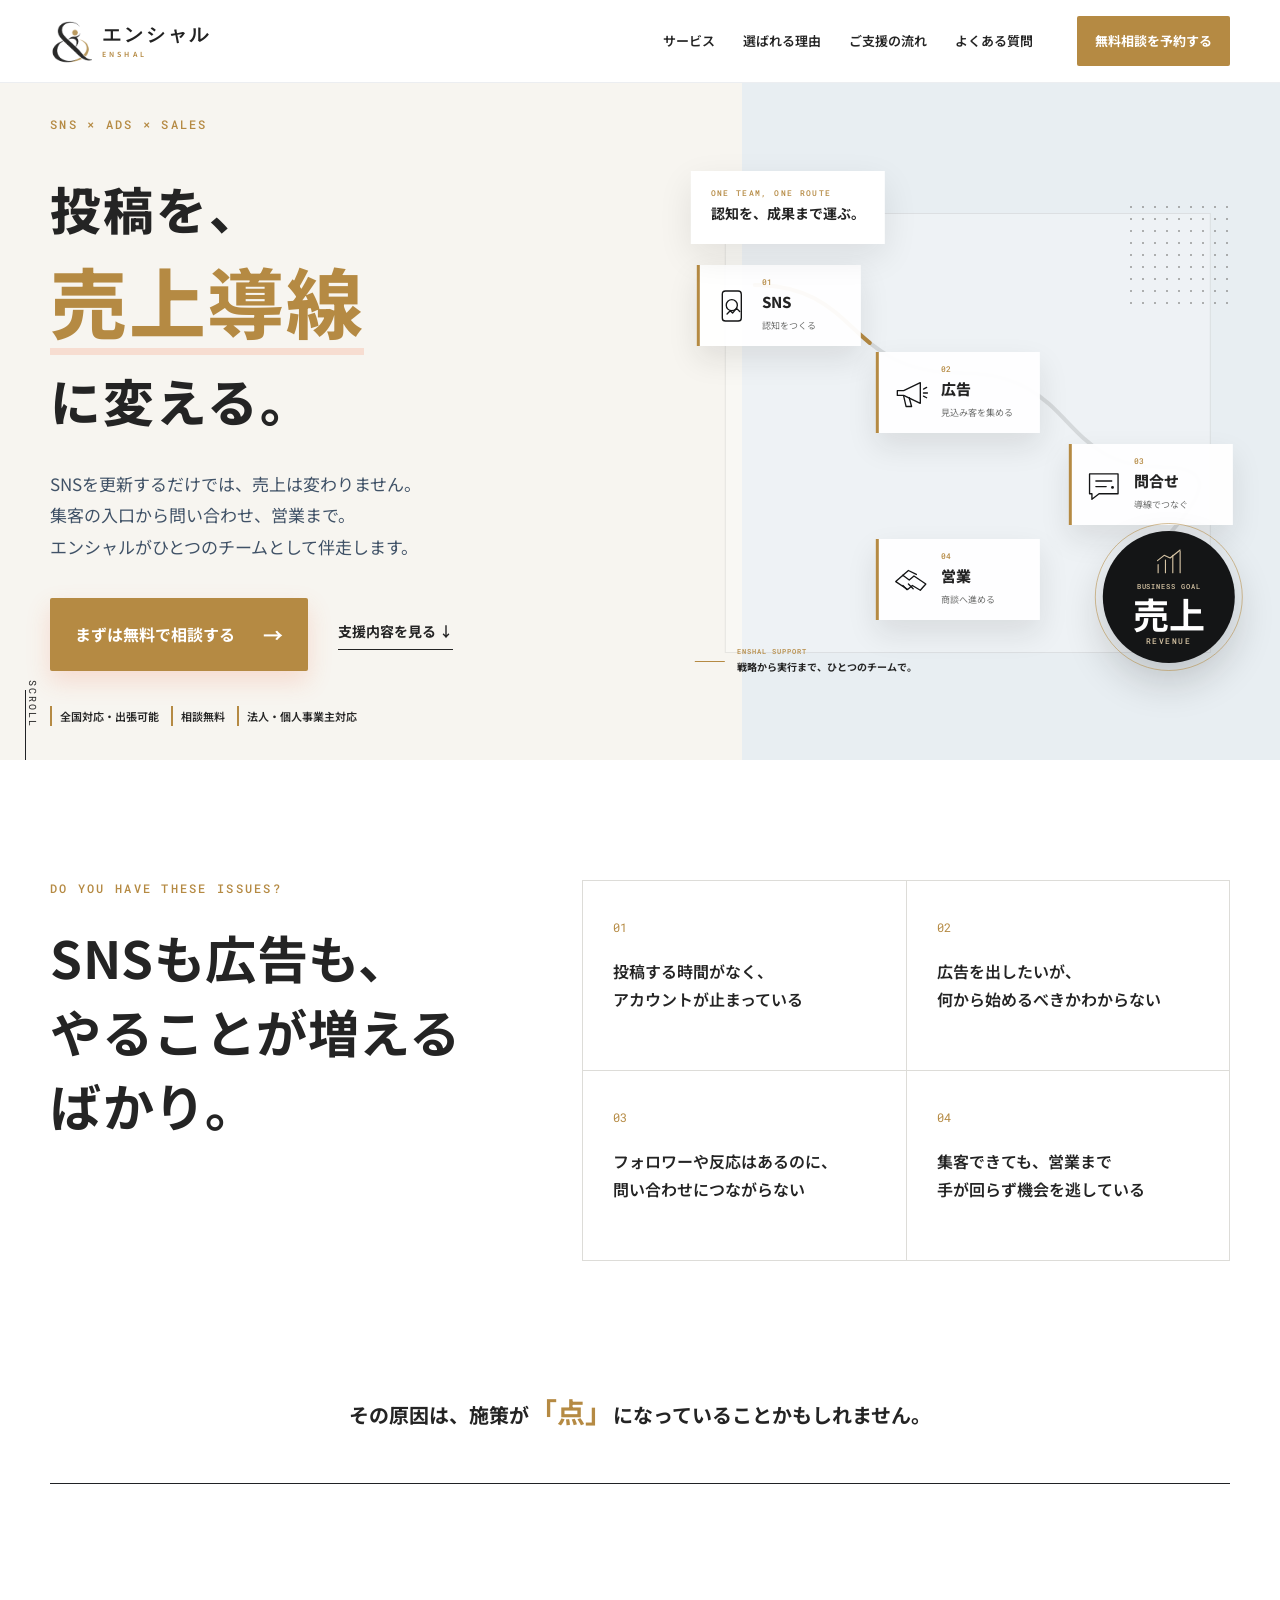
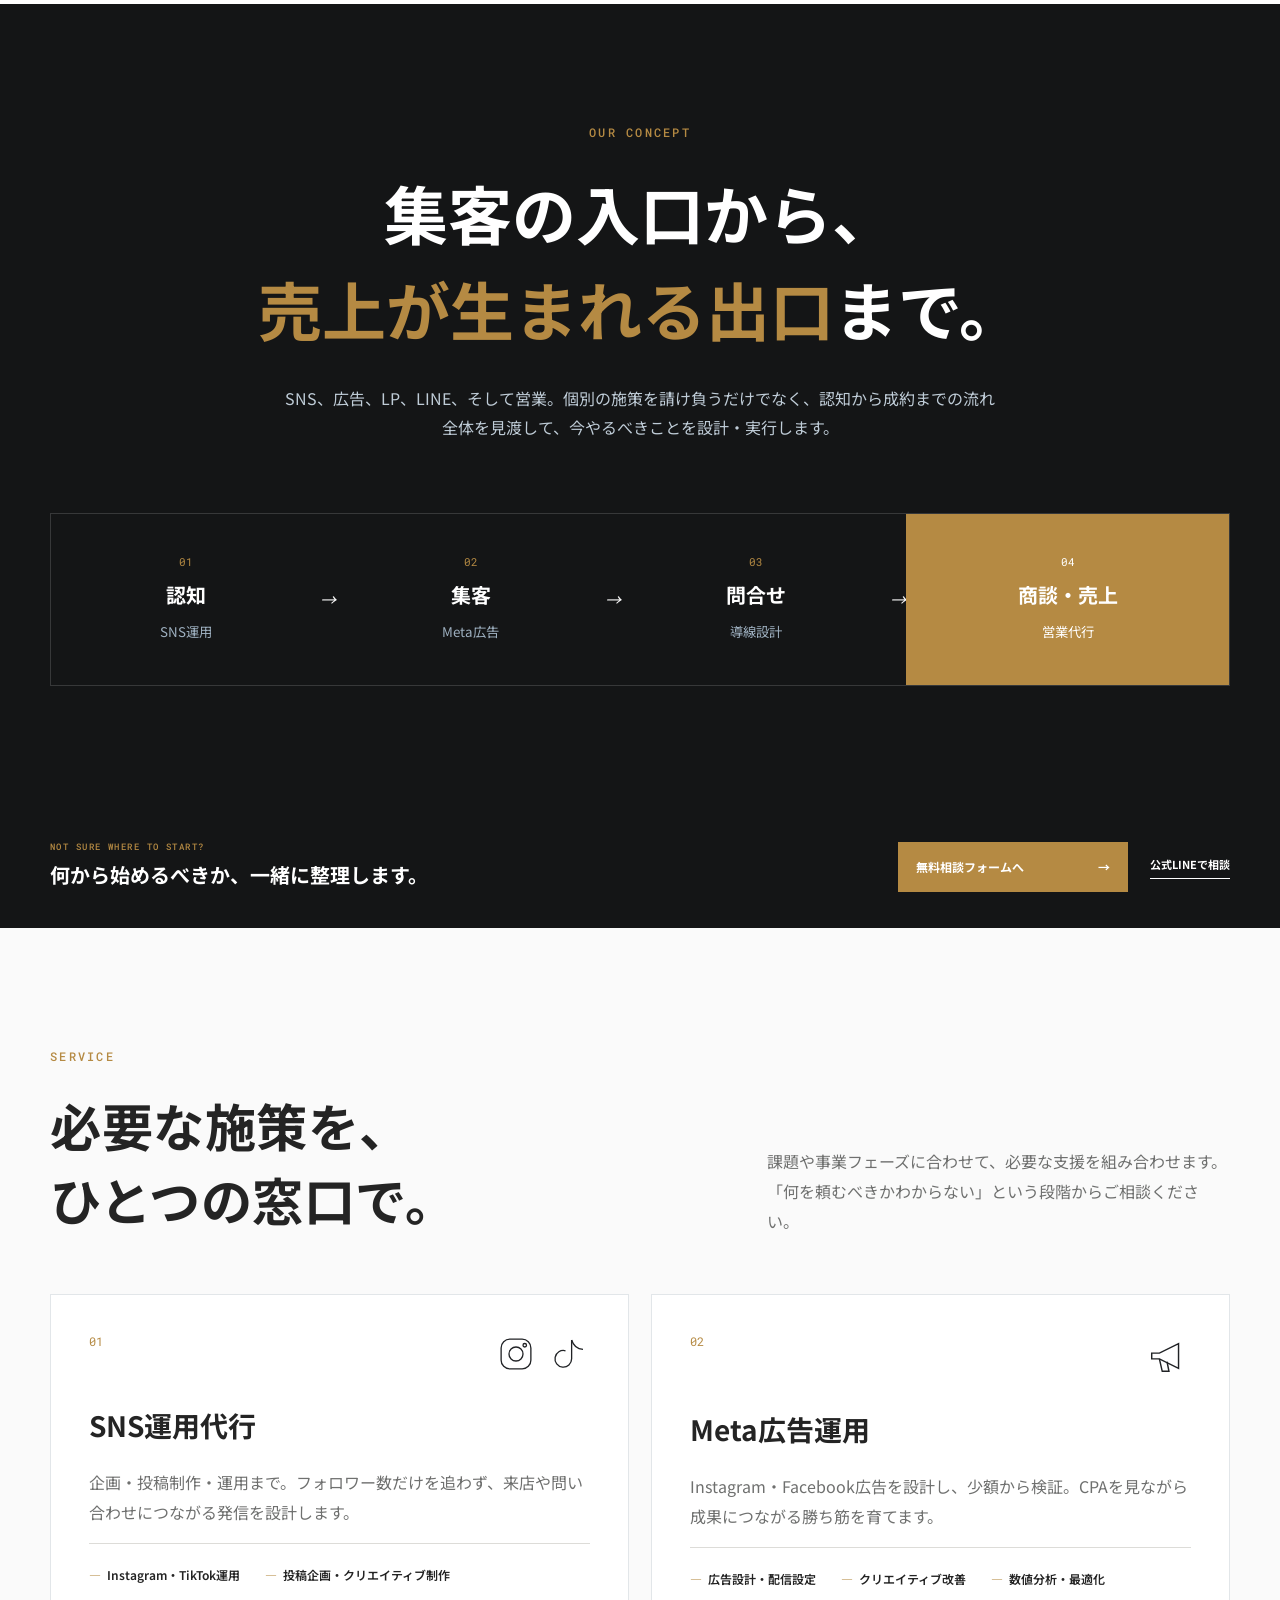
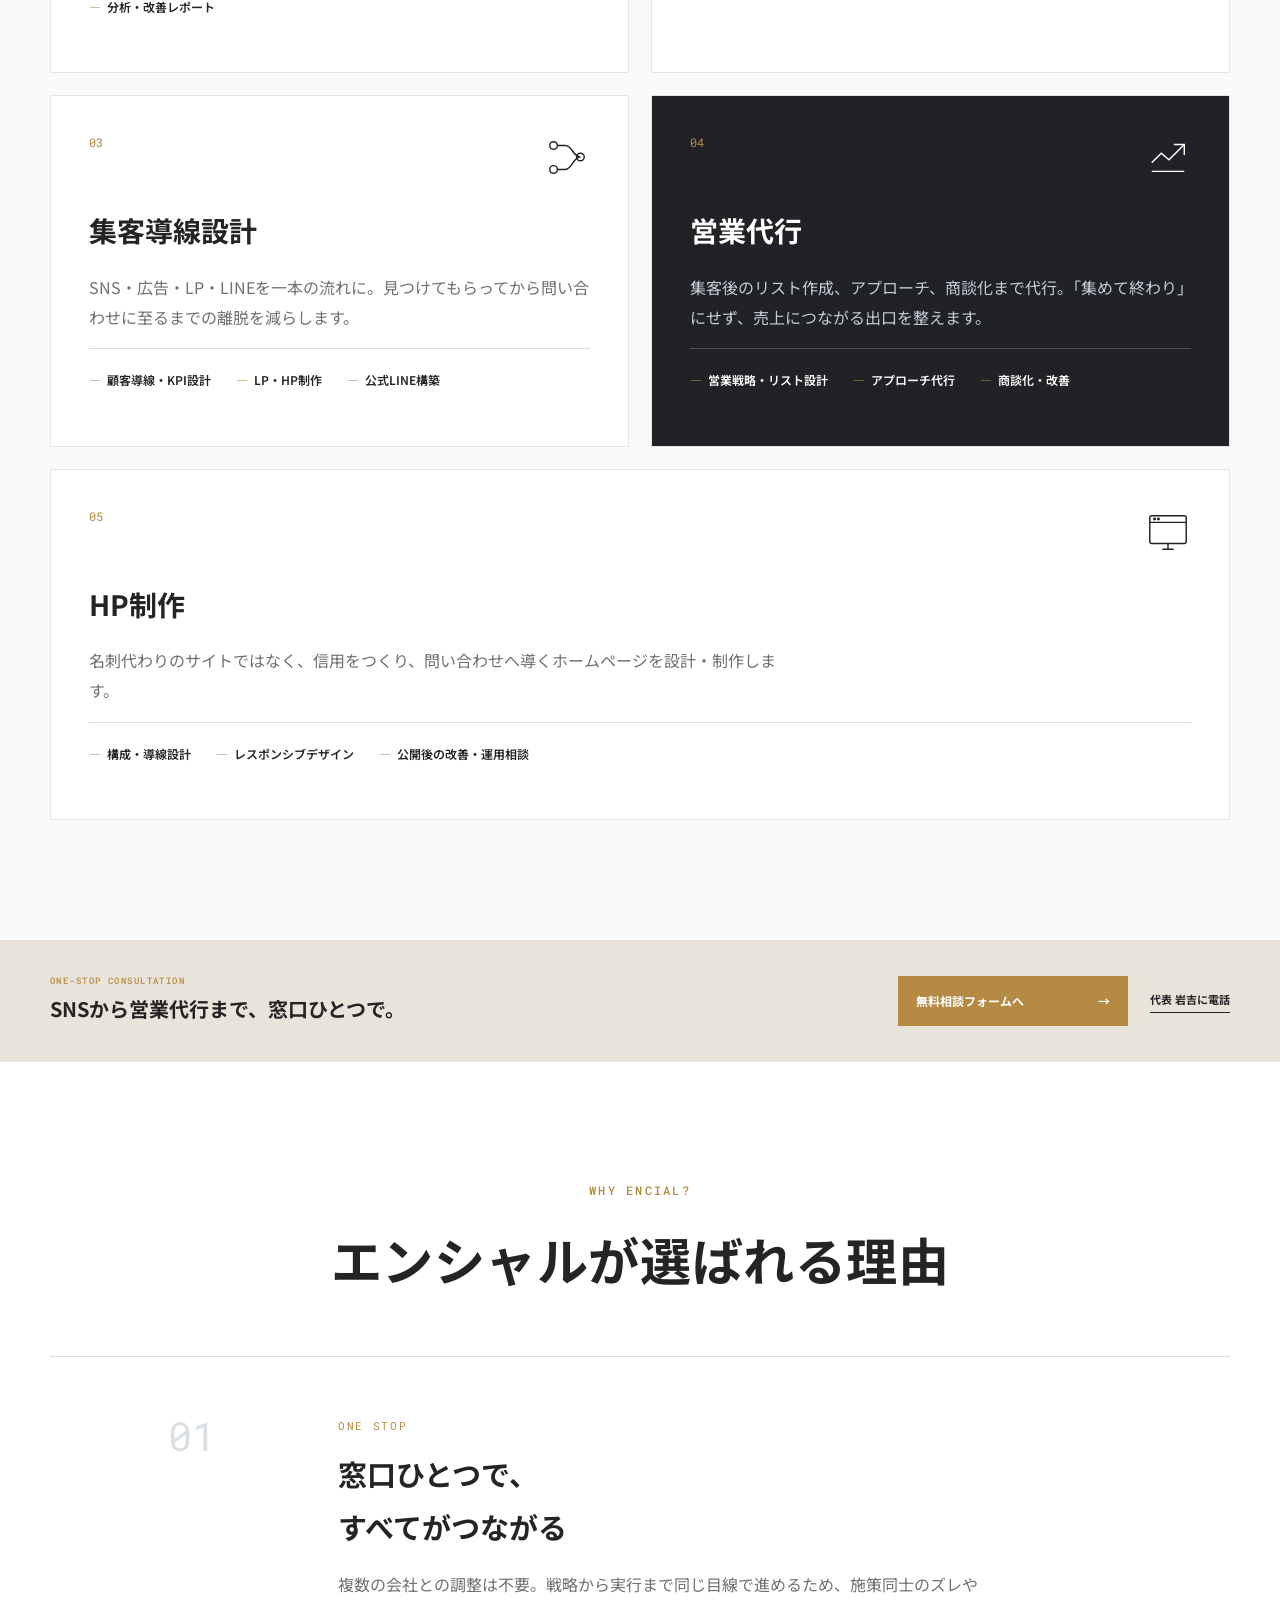
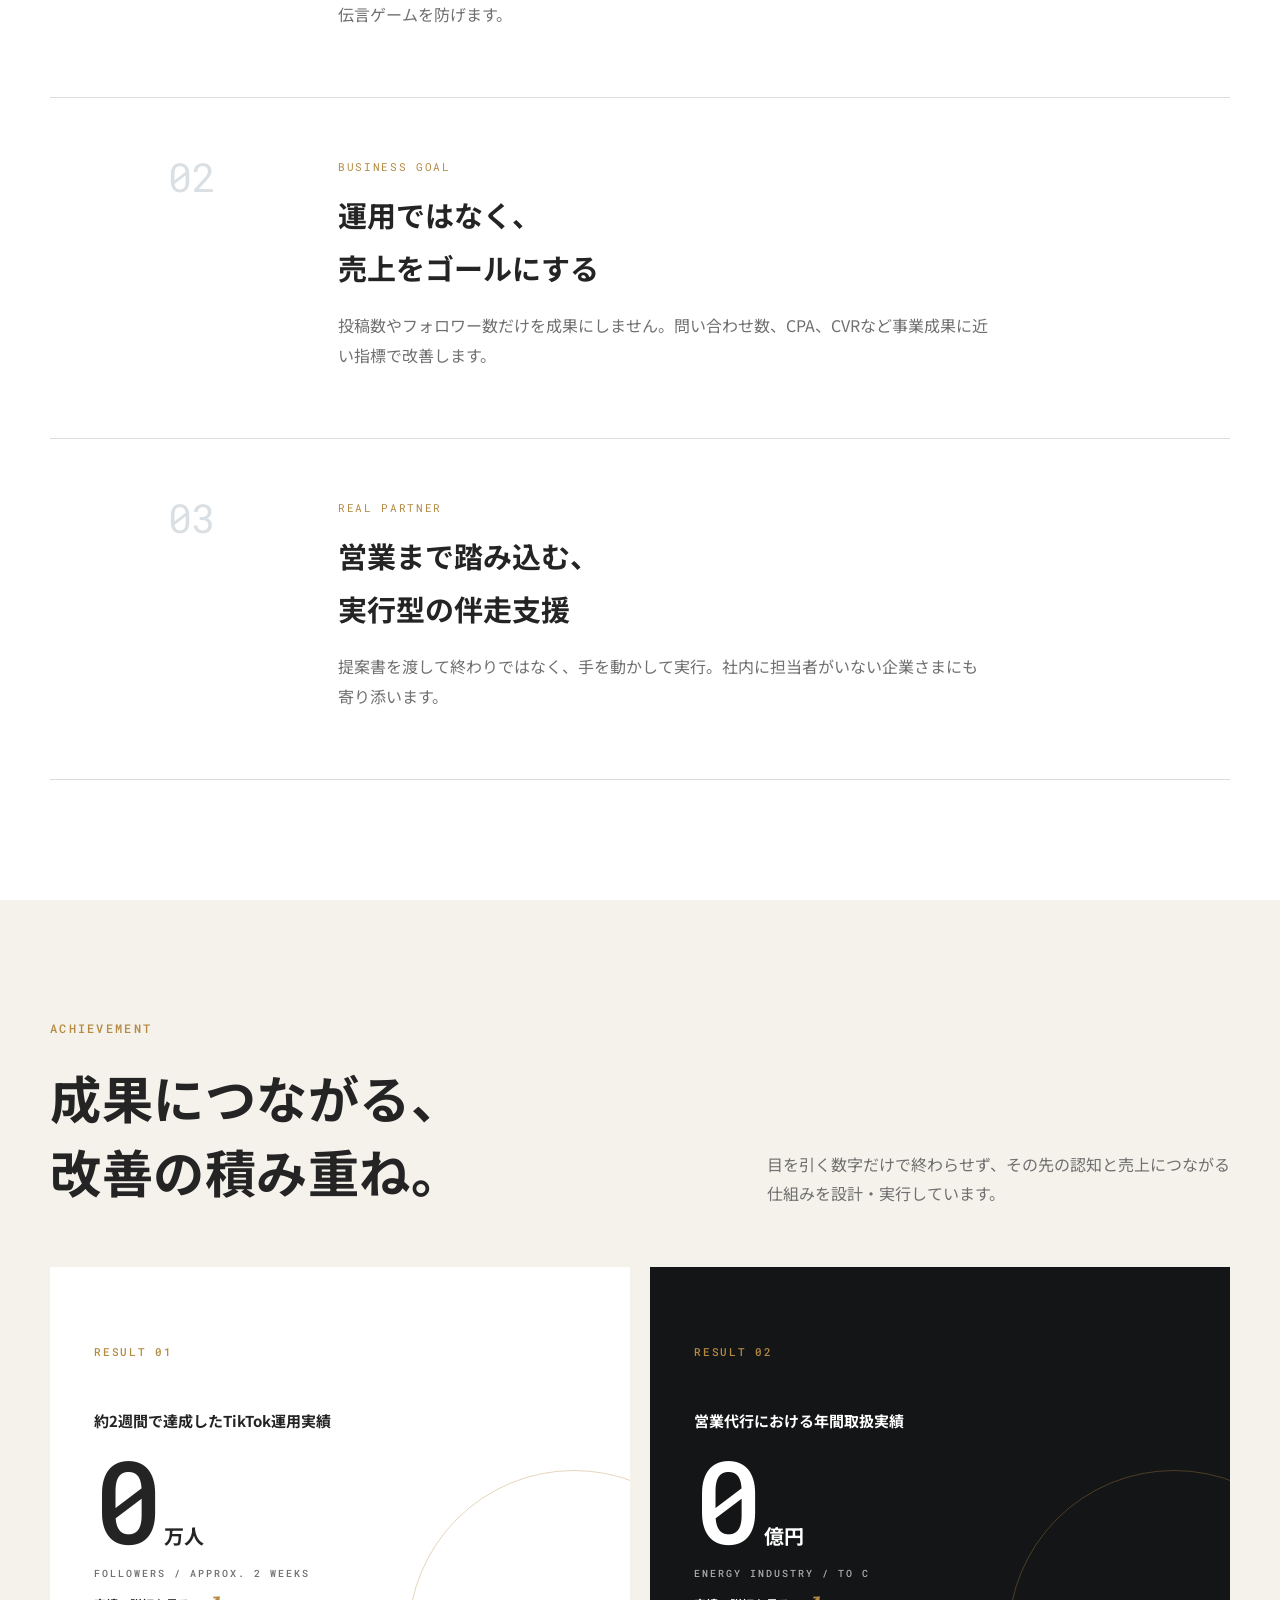
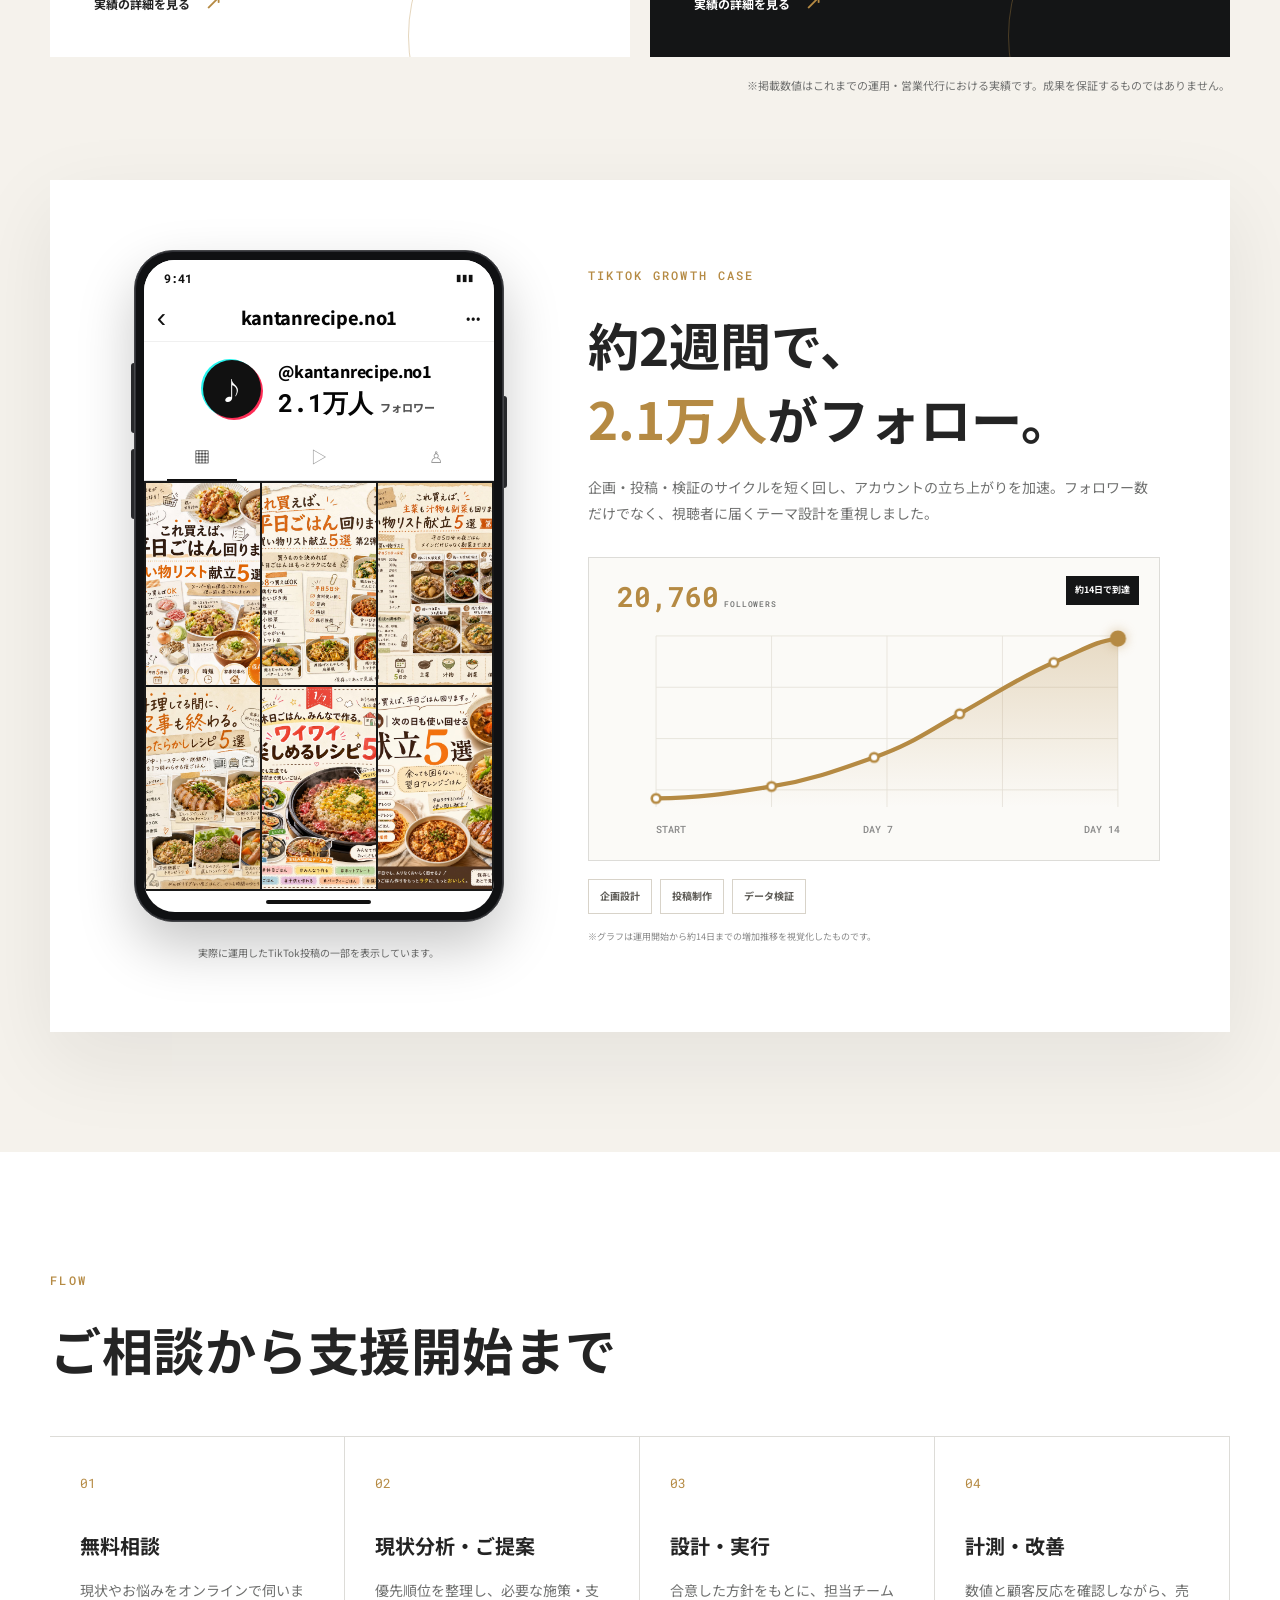
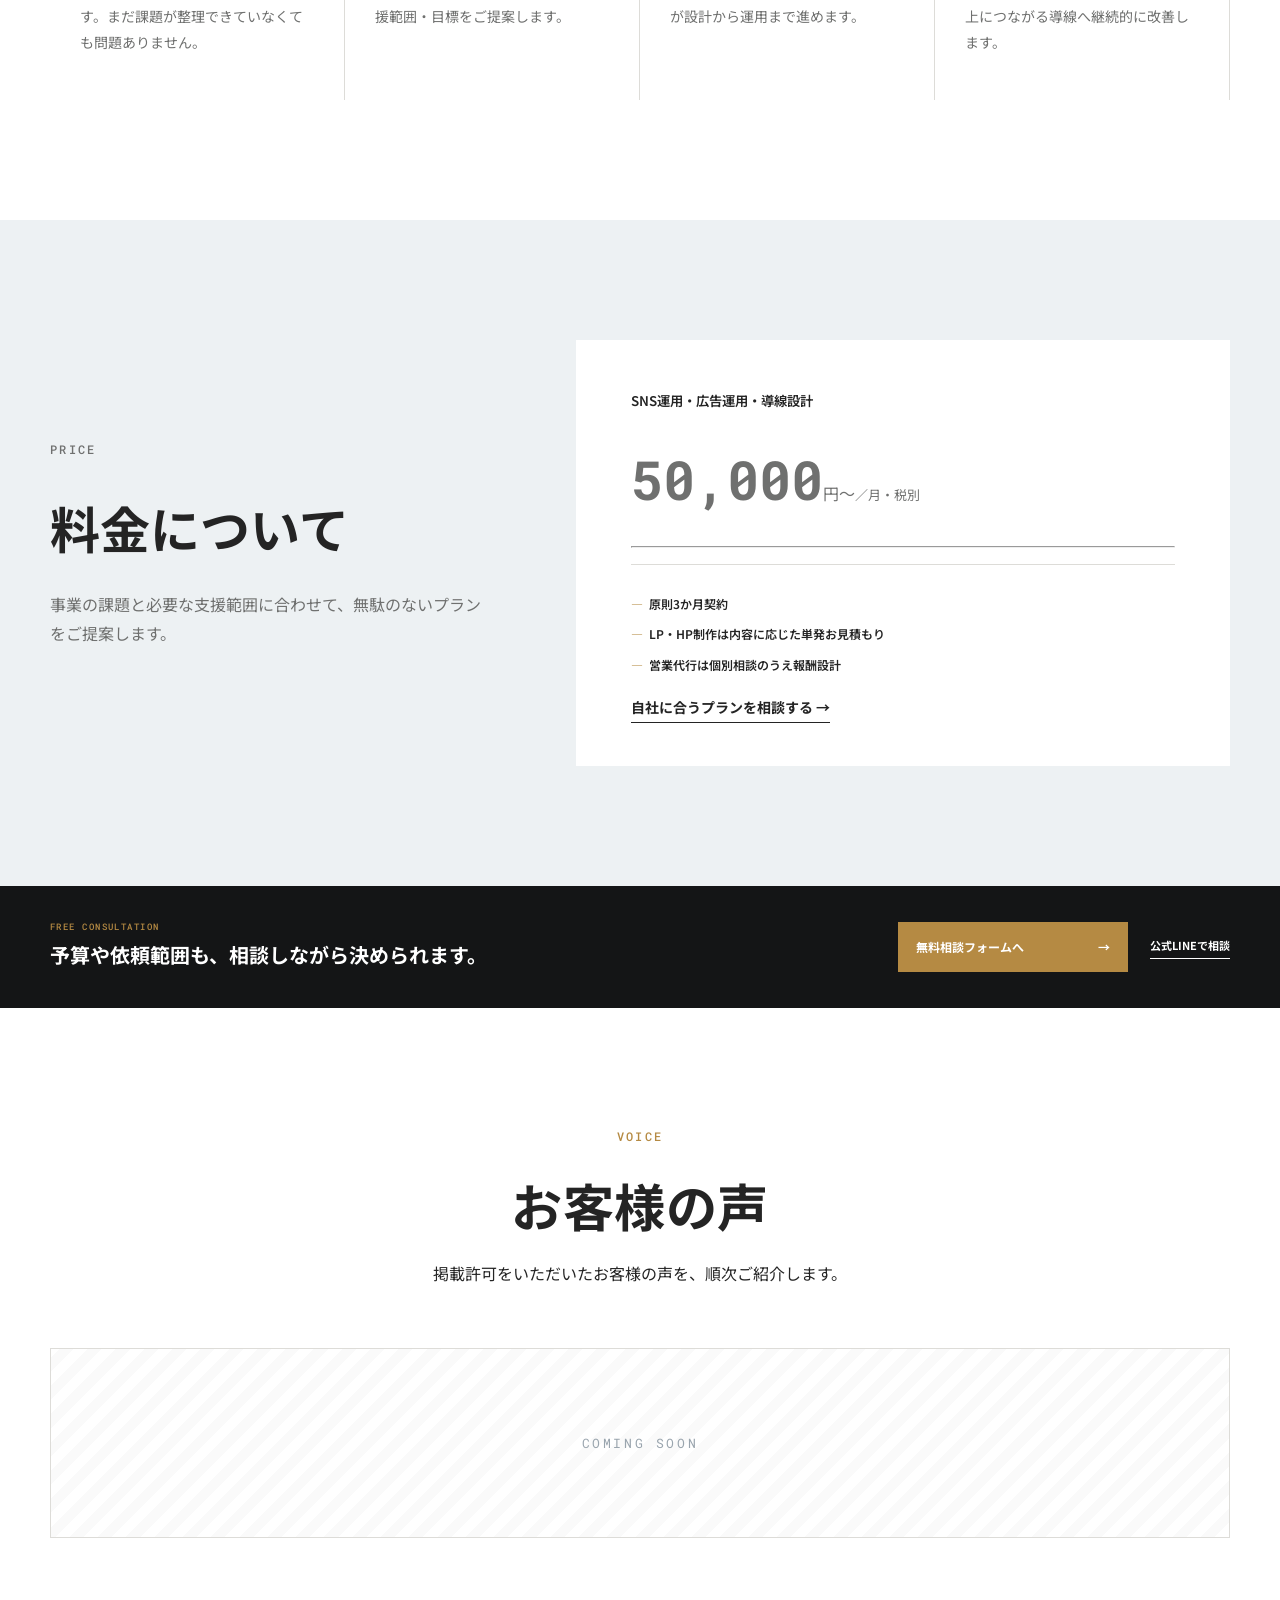
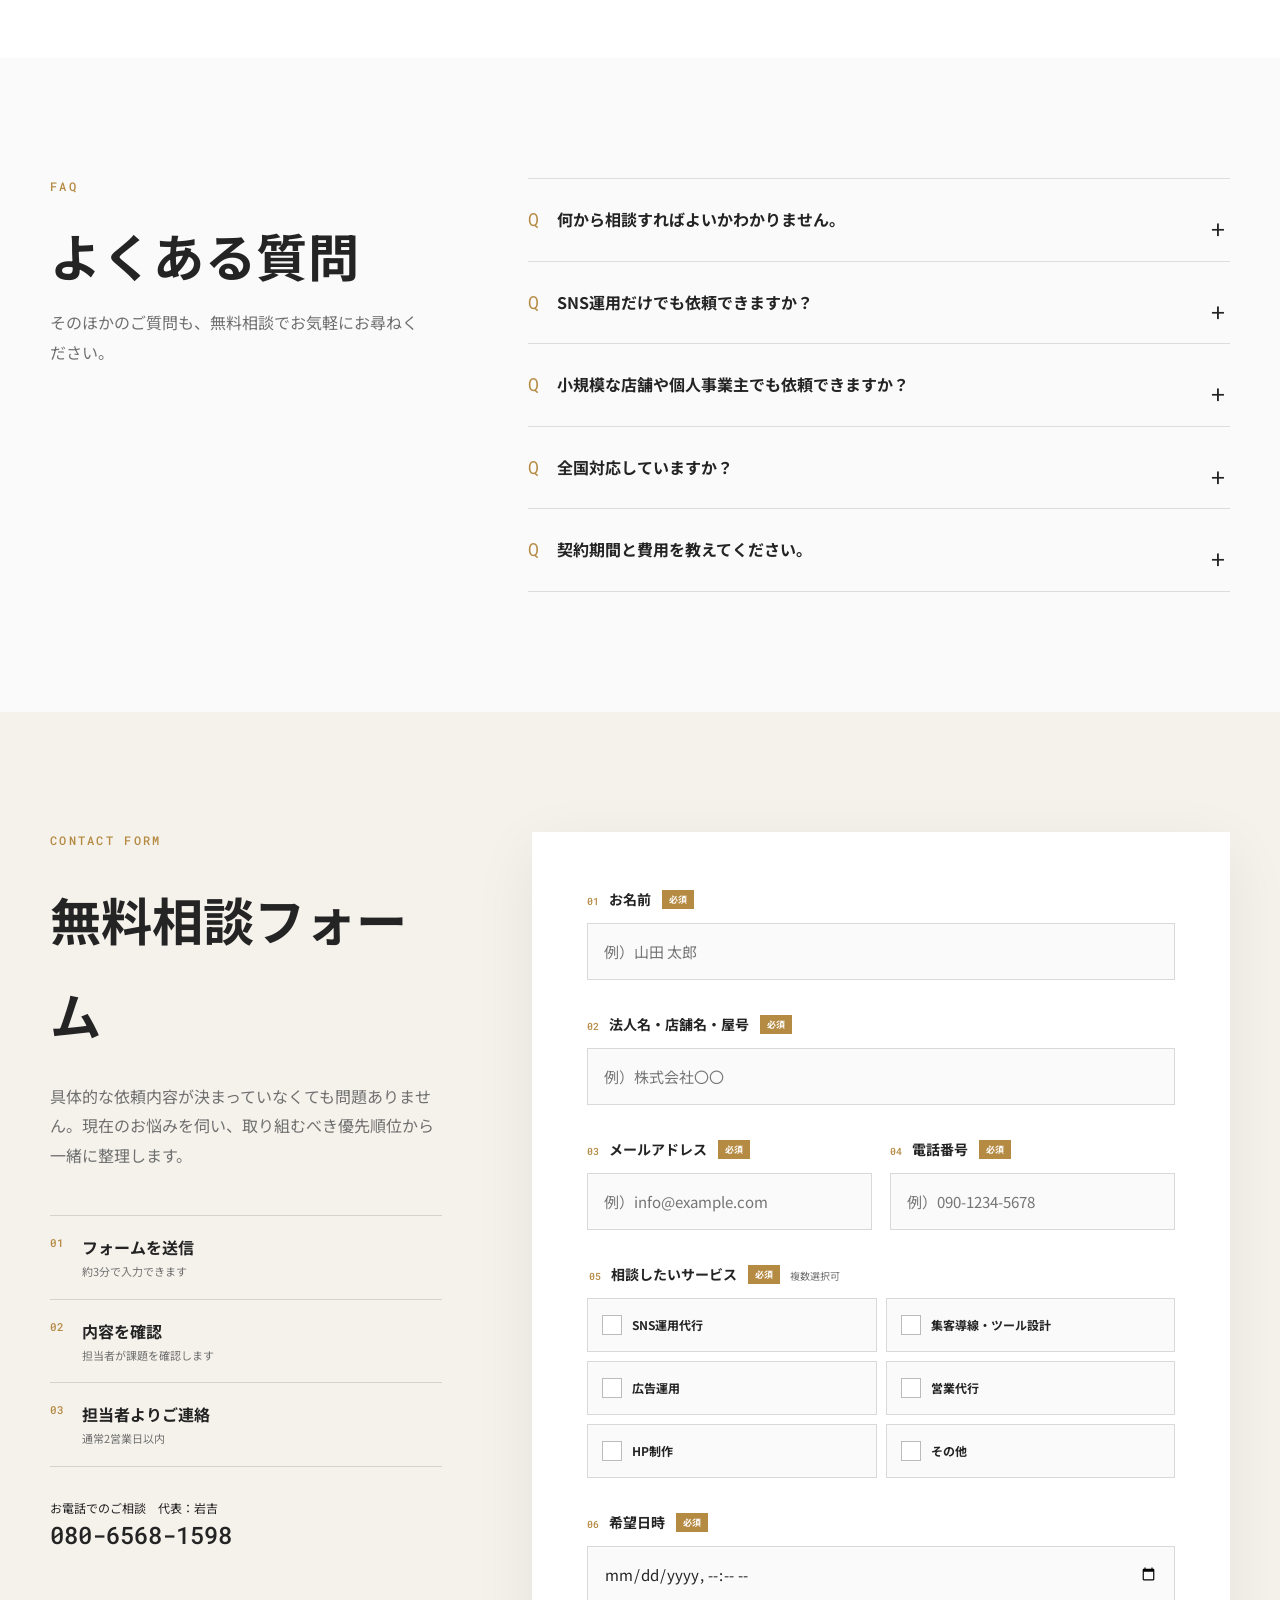
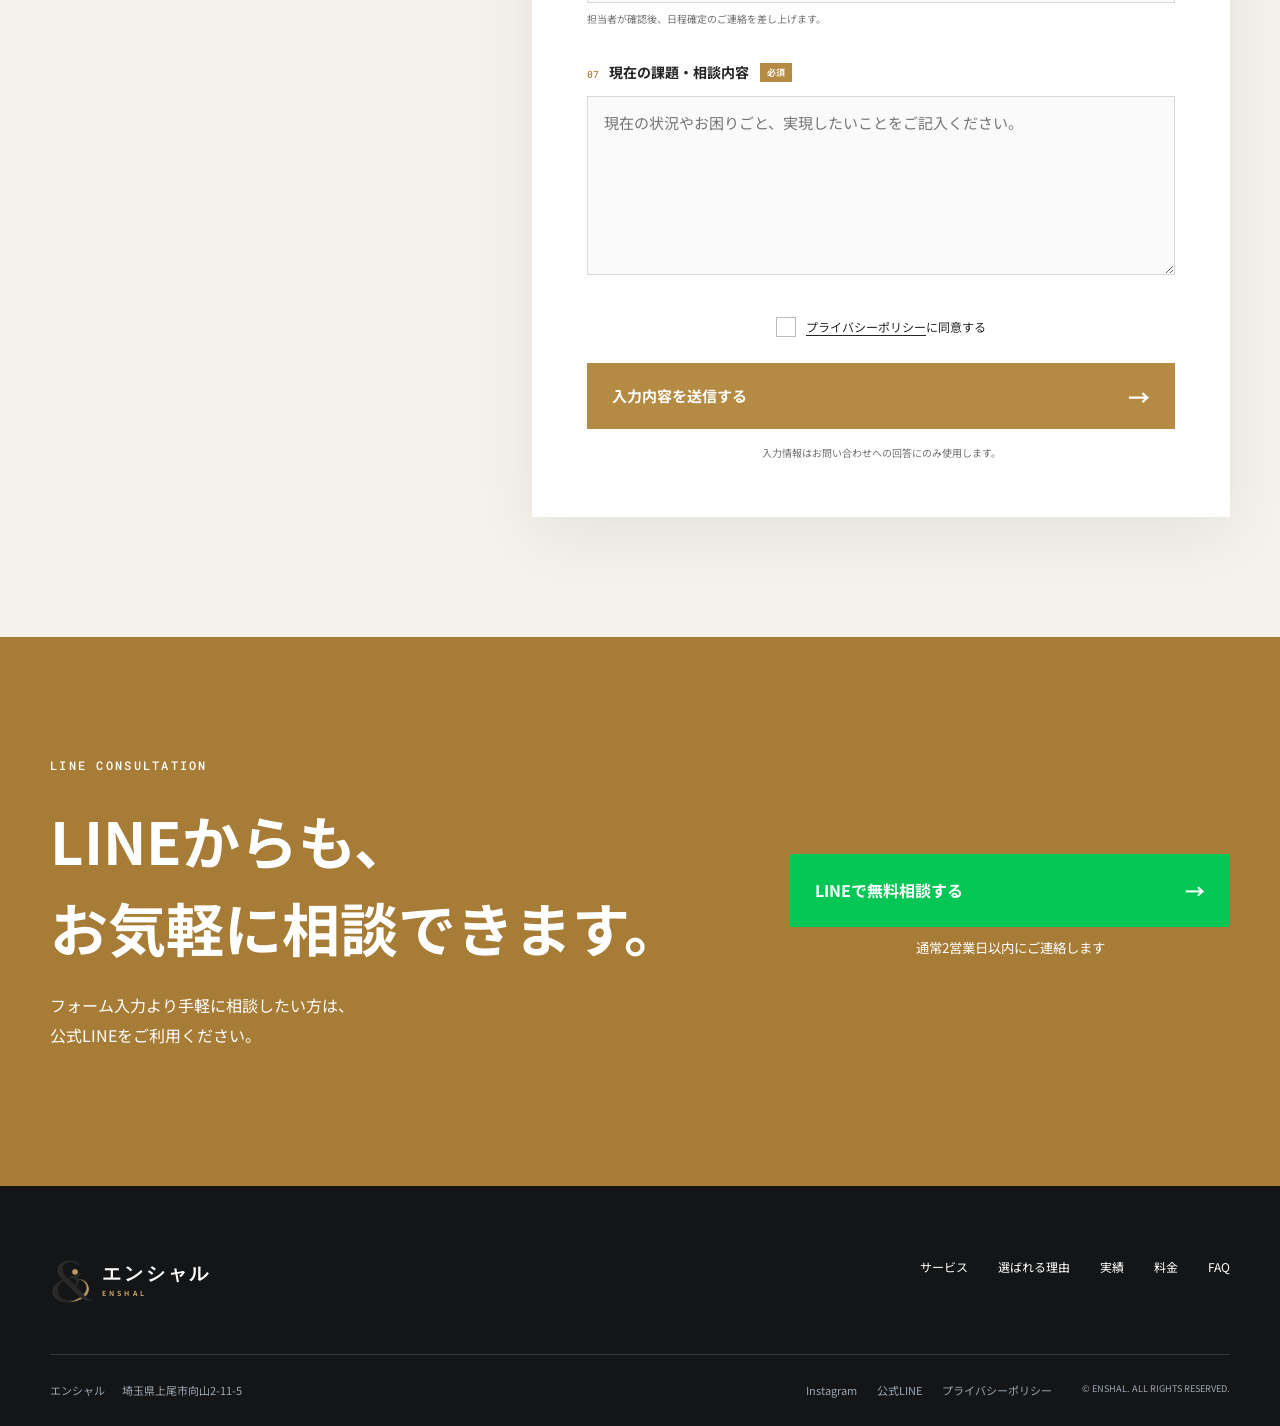
<file: index.html>
<!doctype html>
<html lang="ja">
<head>
  <meta charset="UTF-8">
  <meta name="viewport" content="width=device-width, initial-scale=1.0">
  <meta name="description" content="エンシャルは、SNS運用・Meta広告・HP制作・集客導線設計・営業代行を一気通貫で行い、集客を売上につなげる伴走パートナーです。">
  <title>エンシャル｜投稿を、売上導線に変える。</title>
  <link rel="preconnect" href="https://fonts.googleapis.com">
  <link rel="preconnect" href="https://fonts.gstatic.com" crossorigin>
  <link href="https://fonts.googleapis.com/css2?family=Noto+Sans+JP:wght@400;500;600;700;800&family=Roboto+Mono:wght@500&display=swap" rel="stylesheet">
  <link rel="stylesheet" href="styles.css">
  <link rel="stylesheet" href="brand.css">
</head>
<body>
  <a class="skip-link" href="#main">本文へ移動</a>
  <header class="header" id="header">
    <div class="header__inner container">
      <a class="logo" href="#top" aria-label="エンシャル トップへ">
        <img src="assets/encial-mark-transparent.png" alt="" width="430" height="480">
        <span>エンシャル<small>ENSHAL</small></span>
      </a>
      <nav class="nav" aria-label="メインナビゲーション">
        <a href="#service">サービス</a><a href="#strength">選ばれる理由</a><a href="#flow">ご支援の流れ</a><a href="#faq">よくある質問</a>
      </nav>
      <a class="button button--small" href="#inquiry">無料相談を予約する</a>
      <button class="menu-button" aria-label="メニューを開く" aria-expanded="false"><b>MENU</b><span></span><span></span></button>
    </div>
  </header>

  <main id="main">
    <section class="hero" id="top">
      <div class="hero__grid container">
        <div class="hero__copy reveal">
          <p class="eyebrow">SNS × ADS × SALES</p>
          <h1><span class="hero-title__small">投稿を、</span><br><em>売上導線</em><br><span class="hero-title__small hero-title__last">に変える。</span></h1>
          <p class="hero__lead">SNSを更新するだけでは、売上は変わりません。<br>集客の入口から問い合わせ、営業まで。<br class="pc">エンシャルがひとつのチームとして伴走します。</p>
          <div class="hero__actions">
            <a class="button" href="#inquiry">まずは無料で相談する<span>→</span></a>
            <a class="text-link" href="#service">支援内容を見る <span>↓</span></a>
          </div>
          <div class="hero__trust"><span>全国対応・出張可能</span><span>相談無料</span><span>法人・個人事業主対応</span></div>
        </div>
        <div class="hero__visual reveal" aria-label="SNSから売上までを一本につなぐ支援導線">
          <div class="revenue-route">
            <div class="revenue-route__heading"><small>ONE TEAM, ONE ROUTE</small><strong>認知を、成果まで運ぶ。</strong></div>
            <svg class="revenue-route__line" viewBox="0 0 540 420" aria-hidden="true">
              <path class="route-line__base" d="M64 72 C170 72 154 160 270 160 S366 254 470 254 S430 350 470 350"/>
              <path class="route-line__active" pathLength="1" d="M64 72 C170 72 154 160 270 160 S366 254 470 254 S430 350 470 350"/>
            </svg>
            <div class="route-step route-step--sns"><svg viewBox="0 0 48 48" aria-hidden="true"><rect x="12" y="5" width="24" height="38" rx="4"/><circle cx="24" cy="23" r="7"/><path d="m18 34 4-4 3 3 5-6 4 4"/></svg><div><b>01</b><span>SNS</span><small>認知をつくる</small></div></div>
            <div class="route-step route-step--ads"><svg viewBox="0 0 48 48" aria-hidden="true"><path d="M7 27h8l21 10V11L15 21H7z"/><path d="m15 28 3 13h7l-3-11M40 19l4-2M40 28l4 2M40 24h5"/></svg><div><b>02</b><span>広告</span><small>見込み客を集める</small></div></div>
            <div class="route-step route-step--contact"><svg viewBox="0 0 48 48" aria-hidden="true"><path d="M6 10h36v25H18l-9 7v-7H6z"/><path d="M14 19h20M14 26h13"/><circle cx="35" cy="27" r="1"/></svg><div><b>03</b><span>問合せ</span><small>導線でつなぐ</small></div></div>
            <div class="route-step route-step--sales"><svg viewBox="0 0 48 48" aria-hidden="true"><path d="m5 26 9-8 8 6 6-5 15 10-7 8-10-6-6 5z"/><path d="m14 18 7-6 10 5M14 31l5 5M21 29l6 6"/></svg><div><b>04</b><span>営業</span><small>商談へ進める</small></div></div>
            <div class="route-goal"><svg viewBox="0 0 48 48" aria-hidden="true"><path d="M8 37V25M19 37V18M30 37V11M41 37V5"/><path d="m7 19 10-8 9 4L41 3"/></svg><small>BUSINESS GOAL</small><strong>売上</strong><span>REVENUE</span></div>
            <div class="revenue-route__caption"><i></i><span><small>ENSHAL SUPPORT</small><strong>戦略から実行まで、ひとつのチームで。</strong></span></div>
          </div>
          <div class="dot-grid" aria-hidden="true"></div>
        </div>
      </div>
      <div class="hero__scroll" aria-hidden="true">SCROLL<i></i></div>
    </section>

    <section class="problem section">
      <div class="container problem__grid">
        <div class="section-heading reveal"><p class="eyebrow">DO YOU HAVE THESE ISSUES?</p><h2>SNSも広告も、<br>やることが増えるばかり。</h2></div>
        <div class="problem__list reveal">
          <div><span>01</span><p>投稿する時間がなく、<br>アカウントが止まっている</p></div>
          <div><span>02</span><p>広告を出したいが、<br>何から始めるべきかわからない</p></div>
          <div><span>03</span><p>フォロワーや反応はあるのに、<br>問い合わせにつながらない</p></div>
          <div><span>04</span><p>集客できても、営業まで<br>手が回らず機会を逃している</p></div>
        </div>
      </div>
      <div class="statement reveal"><p>その原因は、施策が<span>「点」</span>になっていることかもしれません。</p></div>
    </section>

    <section class="concept section section--navy">
      <div class="container concept__inner reveal">
        <p class="eyebrow">OUR CONCEPT</p>
        <h2>集客の入口から、<br><em>売上が生まれる出口</em>まで。</h2>
        <p>SNS、広告、LP、LINE、そして営業。個別の施策を請け負うだけでなく、認知から成約までの流れ全体を見渡して、今やるべきことを設計・実行します。</p>
        <div class="concept__flow">
          <div><b>01</b><strong>認知</strong><small>SNS運用</small></div><i>→</i>
          <div><b>02</b><strong>集客</strong><small>Meta広告</small></div><i>→</i>
          <div><b>03</b><strong>問合せ</strong><small>導線設計</small></div><i>→</i>
          <div class="active"><b>04</b><strong>商談・売上</strong><small>営業代行</small></div>
        </div>
      </div>
    </section>

    <aside class="conversion-band reveal" aria-label="無料相談のご案内">
      <div class="container conversion-band__inner"><div><small>NOT SURE WHERE TO START?</small><strong>何から始めるべきか、一緒に整理します。</strong></div><div><a href="#inquiry">無料相談フォームへ <span>→</span></a><a href="https://lin.ee/7606MML" target="_blank" rel="noopener">公式LINEで相談</a></div></div>
    </aside>

    <section class="service section" id="service">
      <div class="container">
        <div class="section-heading section-heading--row reveal"><div><p class="eyebrow">SERVICE</p><h2>必要な施策を、<br>ひとつの窓口で。</h2></div><p>課題や事業フェーズに合わせて、必要な支援を組み合わせます。「何を頼むべきかわからない」という段階からご相談ください。</p></div>
        <div class="service__cards">
          <article class="service-card reveal"><div class="service-card__top"><span>01</span><div class="service-social-icons" aria-label="Instagram・TikTok対応"><svg viewBox="0 0 48 48" aria-hidden="true"><rect x="7" y="7" width="34" height="34" rx="10"/><circle cx="24" cy="24" r="8"/><circle cx="34" cy="14" r="2"/></svg><svg viewBox="0 0 48 48" aria-hidden="true"><path d="M27 8v21.5a9.5 9.5 0 1 1-7-9.2"/><path d="M27 8c2.2 7 6.7 10.4 13 10.8"/></svg></div></div><h3>SNS運用代行</h3><p>企画・投稿制作・運用まで。フォロワー数だけを追わず、来店や問い合わせにつながる発信を設計します。</p><ul><li>Instagram・TikTok運用</li><li>投稿企画・クリエイティブ制作</li><li>分析・改善レポート</li></ul></article>
          <article class="service-card reveal"><div class="service-card__top"><span>02</span><svg viewBox="0 0 48 48" aria-hidden="true"><path d="M7 27h8l20 10V11L15 21H7z"/><path d="M15 27l3 13h7l-2-10"/></svg></div><h3>Meta広告運用</h3><p>Instagram・Facebook広告を設計し、少額から検証。CPAを見ながら成果につながる勝ち筋を育てます。</p><ul><li>広告設計・配信設定</li><li>クリエイティブ改善</li><li>数値分析・最適化</li></ul></article>
          <article class="service-card reveal"><div class="service-card__top"><span>03</span><svg viewBox="0 0 48 48" aria-hidden="true"><circle cx="10" cy="12" r="4"/><circle cx="38" cy="24" r="4"/><circle cx="10" cy="37" r="4"/><path d="M14 12h8c8 0 8 12 16 12M14 37h8c8 0 8-13 16-13"/></svg></div><h3>集客導線設計</h3><p>SNS・広告・LP・LINEを一本の流れに。見つけてもらってから問い合わせに至るまでの離脱を減らします。</p><ul><li>顧客導線・KPI設計</li><li>LP・HP制作</li><li>公式LINE構築</li></ul></article>
          <article class="service-card service-card--accent reveal"><div class="service-card__top"><span>04</span><svg viewBox="0 0 48 48" aria-hidden="true"><path d="M7 30l10-10 8 7 16-16"/><path d="M30 11h11v11"/><path d="M7 39h34"/></svg></div><h3>営業代行</h3><p>集客後のリスト作成、アプローチ、商談化まで代行。「集めて終わり」にせず、売上につながる出口を整えます。</p><ul><li>営業戦略・リスト設計</li><li>アプローチ代行</li><li>商談化・改善</li></ul></article>
          <article class="service-card service-card--wide reveal"><div class="service-card__top"><span>05</span><svg viewBox="0 0 48 48" aria-hidden="true"><rect x="5" y="8" width="38" height="29" rx="2"/><path d="M5 15h38M18 43h12M24 37v6"/><circle cx="10" cy="11.5" r=".8"/><circle cx="14" cy="11.5" r=".8"/></svg></div><h3>HP制作</h3><p>名刺代わりのサイトではなく、信用をつくり、問い合わせへ導くホームページを設計・制作します。</p><ul><li>構成・導線設計</li><li>レスポンシブデザイン</li><li>公開後の改善・運用相談</li></ul></article>
        </div>
      </div>
    </section>

    <aside class="conversion-band conversion-band--light reveal" aria-label="無料相談のご案内">
      <div class="container conversion-band__inner"><div><small>ONE-STOP CONSULTATION</small><strong>SNSから営業代行まで、窓口ひとつで。</strong></div><div><a href="#inquiry">無料相談フォームへ <span>→</span></a><a href="tel:08065681598">代表 岩吉に電話</a></div></div>
    </aside>

    <section class="strength section" id="strength">
      <div class="container">
        <div class="section-heading section-heading--center reveal"><p class="eyebrow">WHY ENCIAL?</p><h2>エンシャルが選ばれる理由</h2></div>
        <div class="strength__grid">
          <article class="reveal"><b>01</b><div><span>ONE STOP</span><h3>窓口ひとつで、<br>すべてがつながる</h3><p>複数の会社との調整は不要。戦略から実行まで同じ目線で進めるため、施策同士のズレや伝言ゲームを防げます。</p></div></article>
          <article class="reveal"><b>02</b><div><span>BUSINESS GOAL</span><h3>運用ではなく、<br>売上をゴールにする</h3><p>投稿数やフォロワー数だけを成果にしません。問い合わせ数、CPA、CVRなど事業成果に近い指標で改善します。</p></div></article>
          <article class="reveal"><b>03</b><div><span>REAL PARTNER</span><h3>営業まで踏み込む、<br>実行型の伴走支援</h3><p>提案書を渡して終わりではなく、手を動かして実行。社内に担当者がいない企業さまにも寄り添います。</p></div></article>
        </div>
      </div>
    </section>

    <section class="achievement section" id="achievement">
      <div class="container">
        <div class="section-heading section-heading--row reveal"><div><p class="eyebrow">ACHIEVEMENT</p><h2>成果につながる、<br>改善の積み重ね。</h2></div><p>目を引く数字だけで終わらせず、その先の認知と売上につながる仕組みを設計・実行しています。</p></div>
        <div class="achievement__metrics">
          <button class="metric-card reveal" type="button" data-result="tiktok" aria-label="TikTok運用実績の詳細を見る">
            <span class="metric-card__index">RESULT 01</span>
            <span class="metric-card__label">約2週間で達成したTikTok運用実績</span>
            <strong><span class="metric-number" data-count="2.1">0</span><small>万人</small></strong>
            <span class="metric-card__note">FOLLOWERS / APPROX. 2 WEEKS</span>
            <span class="metric-card__more">実績の詳細を見る <i>↗</i></span>
          </button>
          <button class="metric-card metric-card--dark reveal" type="button" data-result="sales" aria-label="営業代行実績の詳細を見る">
            <span class="metric-card__index">RESULT 02</span>
            <span class="metric-card__label">営業代行における年間取扱実績</span>
            <strong><span class="metric-number" data-count="7">0</span><small>億円</small></strong>
            <span class="metric-card__note">ENERGY INDUSTRY / TO C</span>
            <span class="metric-card__more">実績の詳細を見る <i>↗</i></span>
          </button>
        </div>
        <p class="achievement__caption reveal">※掲載数値はこれまでの運用・営業代行における実績です。成果を保証するものではありません。</p>

        <article class="tiktok-case" aria-labelledby="tiktok-case-title">
          <div class="tiktok-case__account">
            <div class="tiktok-case__device">
              <div class="phone-screen">
                <div class="phone-status" aria-hidden="true"><span>9:41</span><i></i><b>▮▮▮</b></div>
                <div class="phone-island" aria-hidden="true"></div>
                <div class="phone-tiktok-nav" aria-hidden="true"><span>‹</span><strong>kantanrecipe.no1</strong><span>•••</span></div>
                <div class="phone-account">
                  <span class="phone-account__mark" aria-hidden="true">♪</span>
                  <div><strong>@kantanrecipe.no1</strong><small><b>2.1万人</b><span>フォロワー</span></small></div>
                </div>
                <div class="phone-tabs" aria-hidden="true"><span class="is-active">▦</span><span>▷</span><span>♙</span></div>
                <div class="tiktok-post-grid" aria-label="TikTokアカウント kantanrecipe.no1の実際の投稿抜粋">
                  <img src="assets/tiktok-post-01.jpg" alt="平日ごはんの買い物リスト投稿" loading="lazy">
                  <img src="assets/tiktok-post-02.jpg" alt="平日ごはんの献立投稿" loading="lazy">
                  <img src="assets/tiktok-post-03.jpg" alt="料理レシピ投稿" loading="lazy">
                  <img src="assets/tiktok-post-04.jpg" alt="料理レシピ投稿" loading="lazy">
                  <img src="assets/tiktok-post-05.jpg" alt="料理レシピ投稿" loading="lazy">
                  <img src="assets/tiktok-post-06.jpg" alt="料理レシピ投稿" loading="lazy">
                </div>
                <div class="phone-home" aria-hidden="true"></div>
              </div>
            </div>
            <p>実際に運用したTikTok投稿の一部を表示しています。</p>
          </div>

          <div class="tiktok-case__growth">
            <p class="eyebrow">TIKTOK GROWTH CASE</p>
            <h3 id="tiktok-case-title">約2週間で、<br><em>2.1万人</em>がフォロー。</h3>
            <p>企画・投稿・検証のサイクルを短く回し、アカウントの立ち上がりを加速。フォロワー数だけでなく、視聴者に届くテーマ設計を重視しました。</p>
            <div class="growth-chart" aria-label="運用開始から約14日でフォロワー2.1万人に成長したグラフ">
              <div class="growth-chart__value"><span class="growth-chart__count" data-growth-count="21000">0</span><small> FOLLOWERS</small></div>
              <svg viewBox="0 0 620 285" role="img" aria-hidden="true">
                <defs><linearGradient id="growthFill" x1="0" y1="0" x2="0" y2="1"><stop offset="0" stop-color="#b58a43" stop-opacity=".28"/><stop offset="1" stop-color="#b58a43" stop-opacity="0"/></linearGradient></defs>
                <g class="growth-chart__grid"><path d="M55 35H595M55 95H595M55 155H595M55 215H595"/><path d="M55 35V235M190 35V235M325 35V235M460 35V235M595 35V235"/></g>
                <path class="growth-chart__area" d="M55 225 C115 224 145 218 190 211 S265 193 310 177 S370 148 410 126 S476 85 520 66 S565 43 595 38 L595 235 L55 235 Z"/>
                <path class="growth-chart__line" pathLength="1" d="M55 225 C115 224 145 218 190 211 S265 193 310 177 S370 148 410 126 S476 85 520 66 S565 43 595 38"/>
                <g class="growth-chart__points"><circle cx="55" cy="225" r="5"/><circle cx="190" cy="211" r="5"/><circle cx="310" cy="177" r="5"/><circle cx="410" cy="126" r="5"/><circle cx="520" cy="66" r="5"/><circle class="growth-chart__last" cx="595" cy="38" r="8"/></g>
                <g class="growth-chart__labels"><text x="55" y="265">START</text><text x="297" y="265">DAY 7</text><text x="555" y="265">DAY 14</text></g>
              </svg>
              <span class="growth-chart__badge">約14日で到達</span>
            </div>
            <div class="tiktok-case__tags"><span>企画設計</span><span>投稿制作</span><span>データ検証</span></div>
            <small class="tiktok-case__disclaimer">※グラフは運用開始から約14日までの増加推移を視覚化したものです。</small>
          </div>
        </article>
      </div>
    </section>

    <dialog class="result-dialog" id="result-dialog" aria-labelledby="result-title">
      <button class="result-dialog__close" type="button" aria-label="閉じる">×</button>
      <div class="result-dialog__accent"></div>
      <p class="eyebrow" id="result-kicker">ACHIEVEMENT</p>
      <h3 id="result-title"></h3>
      <p class="result-dialog__number" id="result-number"></p>
      <p id="result-description"></p>
      <a class="button" href="#inquiry">同じような課題を相談する<span>→</span></a>
    </dialog>

    <section class="flow section" id="flow">
      <div class="container">
        <div class="section-heading reveal"><p class="eyebrow">FLOW</p><h2>ご相談から支援開始まで</h2></div>
        <ol class="flow__list reveal">
          <li><b>01</b><div><h3>無料相談</h3><p>現状やお悩みをオンラインで伺います。まだ課題が整理できていなくても問題ありません。</p></div></li>
          <li><b>02</b><div><h3>現状分析・ご提案</h3><p>優先順位を整理し、必要な施策・支援範囲・目標をご提案します。</p></div></li>
          <li><b>03</b><div><h3>設計・実行</h3><p>合意した方針をもとに、担当チームが設計から運用まで進めます。</p></div></li>
          <li><b>04</b><div><h3>計測・改善</h3><p>数値と顧客反応を確認しながら、売上につながる導線へ継続的に改善します。</p></div></li>
        </ol>
      </div>
    </section>

    <section class="pricing section" id="pricing">
      <div class="container pricing__grid reveal"><div><p class="eyebrow">PRICE</p><h2>料金について</h2><p>事業の課題と必要な支援範囲に合わせて、無駄のないプランをご提案します。</p></div><div class="pricing__card"><small>SNS運用・広告運用・導線設計</small><p><strong>50,000</strong>円〜<span>／月・税別</span></p><hr><ul><li>原則3か月契約</li><li>LP・HP制作は内容に応じた単発お見積もり</li><li>営業代行は個別相談のうえ報酬設計</li></ul><a class="text-link" href="#inquiry">自社に合うプランを相談する →</a></div></div>
    </section>

    <aside class="conversion-band reveal" aria-label="無料相談のご案内">
      <div class="container conversion-band__inner"><div><small>FREE CONSULTATION</small><strong>予算や依頼範囲も、相談しながら決められます。</strong></div><div><a href="#inquiry">無料相談フォームへ <span>→</span></a><a href="https://lin.ee/7606MML" target="_blank" rel="noopener">公式LINEで相談</a></div></div>
    </aside>

    <section class="voice section">
      <div class="container"><div class="section-heading section-heading--center reveal"><p class="eyebrow">VOICE</p><h2>お客様の声</h2><p>掲載許可をいただいたお客様の声を、順次ご紹介します。</p></div><div class="voice__soon reveal"><span>COMING SOON</span></div></div>
    </section>

    <section class="faq section" id="faq">
      <div class="container faq__grid">
        <div class="section-heading reveal"><p class="eyebrow">FAQ</p><h2>よくある質問</h2><p>そのほかのご質問も、無料相談でお気軽にお尋ねください。</p></div>
        <div class="faq__list reveal">
          <details><summary><span>Q</span>何から相談すればよいかわかりません。</summary><p>問題ありません。現在の集客状況や体制を伺い、優先度の高い施策から整理します。具体的な依頼内容が決まっていない段階でもご相談いただけます。</p></details>
          <details><summary><span>Q</span>SNS運用だけでも依頼できますか？</summary><p>はい、可能です。ただし成果につながるよう、既存の広告・LP・LINE・営業体制も確認したうえで運用方針をご提案します。</p></details>
          <details><summary><span>Q</span>小規模な店舗や個人事業主でも依頼できますか？</summary><p>はい。実店舗1店舗から複数店舗、EC事業まで、規模とご予算に合わせて支援内容を設計します。</p></details>
          <details><summary><span>Q</span>全国対応していますか？</summary><p>オンラインで全国対応しています。ご要望や支援内容に応じて、現地への出張対応も可能です。まずは地域とご希望内容をお聞かせください。</p></details>
          <details><summary><span>Q</span>契約期間と費用を教えてください。</summary><p>SNS運用・広告運用・導線設計は原則3か月、月額5万円（税別）からです。制作や営業代行は内容に応じて個別にお見積もりします。</p></details>
        </div>
      </div>
    </section>

    <section class="inquiry section" id="inquiry">
      <div class="container inquiry__grid">
        <div class="inquiry__intro reveal">
          <p class="eyebrow">CONTACT FORM</p>
          <h2>無料相談フォーム</h2>
          <p>具体的な依頼内容が決まっていなくても問題ありません。現在のお悩みを伺い、取り組むべき優先順位から一緒に整理します。</p>
          <div class="inquiry__guide">
            <div><span>01</span><p><strong>フォームを送信</strong><small>約3分で入力できます</small></p></div>
            <div><span>02</span><p><strong>内容を確認</strong><small>担当者が課題を確認します</small></p></div>
            <div><span>03</span><p><strong>担当者よりご連絡</strong><small>通常2営業日以内</small></p></div>
          </div>
          <p class="inquiry__alternate">お電話でのご相談　代表：岩吉<br><a href="tel:08065681598">080-6568-1598</a></p>
        </div>

        <form class="inquiry-form reveal" id="inquiry-form" novalidate>
          <input type="hidden" name="_subject" value="【エンシャルLP】無料相談のお問い合わせ">
          <input type="hidden" name="_template" value="table">
          <input class="form-honeypot" type="text" name="_honey" tabindex="-1" autocomplete="off" aria-hidden="true">

          <div class="form-field">
            <label for="form-name"><span>01</span>お名前 <em>必須</em></label>
            <input id="form-name" name="お名前" type="text" autocomplete="name" placeholder="例）山田 太郎" required>
            <p class="form-error">お名前を入力してください</p>
          </div>

          <div class="form-field">
            <label for="form-company"><span>02</span>法人名・店舗名・屋号 <em>必須</em></label>
            <input id="form-company" name="法人名・店舗名・屋号" type="text" autocomplete="organization" placeholder="例）株式会社〇〇" required>
            <p class="form-error">法人名・店舗名・屋号を入力してください</p>
          </div>

          <div class="form-row">
            <div class="form-field">
              <label for="form-email"><span>03</span>メールアドレス <em>必須</em></label>
              <input id="form-email" name="メールアドレス" type="email" autocomplete="email" inputmode="email" placeholder="例）info@example.com" required>
              <p class="form-error">正しいメールアドレスを入力してください</p>
            </div>
            <div class="form-field">
              <label for="form-tel"><span>04</span>電話番号 <em>必須</em></label>
              <input id="form-tel" name="電話番号" type="tel" autocomplete="tel" inputmode="tel" placeholder="例）090-1234-5678" pattern="[0-9０-９+＋()（）\-ー\s]{10,}" required>
              <p class="form-error">正しい電話番号を入力してください</p>
            </div>
          </div>

          <fieldset class="form-field form-services">
            <legend><span>05</span>相談したいサービス <em>必須</em><small>複数選択可</small></legend>
            <div class="form-options">
              <label><input type="checkbox" name="相談したいサービス" value="SNS運用代行"><i></i>SNS運用代行</label>
              <label><input type="checkbox" name="相談したいサービス" value="集客導線・ツール設計"><i></i>集客導線・ツール設計</label>
              <label><input type="checkbox" name="相談したいサービス" value="広告運用"><i></i>広告運用</label>
              <label><input type="checkbox" name="相談したいサービス" value="営業代行"><i></i>営業代行</label>
              <label><input type="checkbox" name="相談したいサービス" value="HP制作"><i></i>HP制作</label>
              <label><input type="checkbox" name="相談したいサービス" value="その他"><i></i>その他</label>
            </div>
            <p class="form-error">サービスを1つ以上選択してください</p>
          </fieldset>

          <div class="form-field">
            <label for="form-date"><span>06</span>希望日時 <em>必須</em></label>
            <input id="form-date" name="希望日時" type="datetime-local" required>
            <p class="form-help">担当者が確認後、日程確定のご連絡を差し上げます。</p>
            <p class="form-error">希望日時を選択してください</p>
          </div>

          <div class="form-field">
            <label for="form-message"><span>07</span>現在の課題・相談内容 <em>必須</em></label>
            <textarea id="form-message" name="現在の課題・相談内容" rows="7" placeholder="現在の状況やお困りごと、実現したいことをご記入ください。" required></textarea>
            <p class="form-error">現在の課題・相談内容を入力してください</p>
          </div>

          <label class="form-consent">
            <input type="checkbox" name="プライバシーポリシーへの同意" value="同意する" required>
            <i></i><span><a href="https://docs.google.com/document/d/e/2PACX-1vSbMeVyuakKVxc9cSBxQw914XSSfS06F5wCWhgU44TYThWYixms097nYMcObPbEcBLDinNGBk1Og5qH/pub" target="_blank" rel="noopener">プライバシーポリシー</a>に同意する</span>
          </label>
          <p class="form-error form-consent-error">同意のうえ送信してください</p>

          <button class="form-submit" type="submit"><span class="form-submit__label">入力内容を送信する</span><i>→</i></button>
          <p class="form-status" role="status" aria-live="polite"></p>
          <p class="form-security">入力情報はお問い合わせへの回答にのみ使用します。</p>
        </form>
      </div>
    </section>

    <section class="contact section" id="contact">
      <div class="container contact__inner reveal">
        <div><p class="eyebrow">LINE CONSULTATION</p><h2>LINEからも、<br>お気軽に相談できます。</h2><p>フォーム入力より手軽に相談したい方は、<br>公式LINEをご利用ください。</p></div>
        <div class="contact__action"><a class="button button--line" href="https://lin.ee/7606MML" target="_blank" rel="noopener">LINEで無料相談する<span>→</span></a><small>通常2営業日以内にご連絡します</small></div>
      </div>
    </section>

    <dialog class="form-confirm" id="form-confirm" aria-labelledby="form-confirm-title">
      <p class="eyebrow">CONFIRM</p>
      <h3 id="form-confirm-title">入力内容をご確認ください</h3>
      <div class="form-confirm__summary" id="form-confirm-summary"></div>
      <div class="form-confirm__actions">
        <button class="form-confirm__back" type="button">入力画面に戻る</button>
        <button class="form-confirm__send" type="button">この内容で送信する <span>→</span></button>
      </div>
    </dialog>
  </main>

  <footer class="footer"><div class="container footer__top"><a class="logo logo--white" href="#top"><img src="assets/encial-mark-transparent.png" alt="" width="430" height="480"><span>エンシャル<small>ENSHAL</small></span></a><div><a href="#service">サービス</a><a href="#strength">選ばれる理由</a><a href="#achievement">実績</a><a href="#pricing">料金</a><a href="#faq">FAQ</a></div></div><div class="container footer__bottom"><p>エンシャル <span>埼玉県上尾市向山2-11-5</span></p><div><a href="https://www.instagram.com/encial.inc?igsh=cDZvYWhyOGh0eHR6" target="_blank" rel="noopener">Instagram</a><a href="https://lin.ee/7606MML" target="_blank" rel="noopener">公式LINE</a><a href="https://docs.google.com/document/d/e/2PACX-1vSbMeVyuakKVxc9cSBxQw914XSSfS06F5wCWhgU44TYThWYixms097nYMcObPbEcBLDinNGBk1Og5qH/pub" target="_blank" rel="noopener">プライバシーポリシー</a></div><small>© ENSHAL. ALL RIGHTS RESERVED.</small></div></footer>
  <a class="floating-cta" href="#inquiry"><span>無料相談</span><i>→</i></a>
  <script src="config.js"></script>
  <script src="script.js"></script>
</body>
</html>
</file>
<file: styles.css>
:root{--navy:#112d4e;--navy2:#0a2039;--blue:#184f82;--orange:#f2663a;--cream:#f5f1e9;--ink:#16283a;--gray:#687684;--line:#dce2e5;--white:#fff;--green:#06c755;--max:1180px}*{box-sizing:border-box}html{scroll-behavior:smooth}body{margin:0;color:var(--ink);font-family:"Noto Sans JP",sans-serif;background:#fff;line-height:1.85;-webkit-font-smoothing:antialiased}a{color:inherit;text-decoration:none}img,svg{display:block;max-width:100%}.container{width:min(calc(100% - 48px),var(--max));margin:auto}.skip-link{position:fixed;left:16px;top:-60px;z-index:999;background:#fff;padding:10px}.skip-link:focus{top:10px}.header{position:fixed;top:0;width:100%;z-index:100;background:rgba(255,255,255,.9);backdrop-filter:blur(12px);border-bottom:1px solid rgba(17,45,78,.08)}.header__inner{height:82px;display:flex;align-items:center;gap:44px}.logo{display:flex;align-items:center;gap:11px;font-size:22px;font-weight:800;letter-spacing:.11em;line-height:1}.logo small{display:block;font-size:8px;letter-spacing:.28em;margin-top:6px}.logo__mark{width:31px;height:29px;display:flex;gap:3px;align-items:end}.logo__mark i{display:block;width:7px;background:var(--orange);transform:skewY(-27deg)}.logo__mark i:nth-child(1){height:13px}.logo__mark i:nth-child(2){height:21px}.logo__mark i:nth-child(3){height:29px}.nav{display:flex;gap:28px;margin-left:auto}.nav a{font-size:13px;font-weight:600}.nav a:hover{color:var(--orange)}.button{display:inline-flex;align-items:center;justify-content:space-between;gap:28px;background:var(--orange);color:white;padding:18px 25px;border-radius:2px;font-weight:700;box-shadow:0 10px 25px rgba(242,102,58,.18);transition:.25s}.button:hover{transform:translateY(-2px);filter:brightness(.96)}.button span{font-size:20px}.button--small{padding:13px 18px;font-size:13px;box-shadow:none}.menu-button{display:none}.hero{min-height:760px;padding-top:82px;background:linear-gradient(90deg,#f7f5f0 0 58%,#e8eef2 58%);position:relative;overflow:hidden}.hero__grid{min-height:678px;display:grid;grid-template-columns:1.05fr .95fr;align-items:center}.eyebrow{font:500 12px "Roboto Mono",monospace;letter-spacing:.19em;color:var(--orange);margin:0 0 24px}.hero h1{font-size:clamp(54px,6vw,82px);line-height:1.25;letter-spacing:.02em;margin:0 0 24px;font-weight:800}.hero h1 em,.concept h2 em{font-style:normal;color:var(--orange);position:relative}.hero h1 em:after{content:"";position:absolute;left:0;bottom:0;width:100%;height:7px;background:rgba(242,102,58,.17)}.hero__lead{font-size:17px;color:#405267;margin:0 0 36px}.hero__actions{display:flex;align-items:center;gap:30px}.text-link{font-weight:700;font-size:14px;border-bottom:1px solid var(--ink);padding-bottom:5px}.hero__trust{display:flex;gap:12px;margin-top:35px;flex-wrap:wrap}.hero__trust span{font-size:11px;font-weight:600;border-left:2px solid var(--orange);padding-left:8px}.hero__visual{height:550px;position:relative}.visual-card{position:absolute;background:#fff;box-shadow:0 25px 70px rgba(17,45,78,.16)}.visual-card--main{width:390px;padding:38px;left:10%;top:18%;z-index:2}.visual-card--main>p{font:12px "Roboto Mono";letter-spacing:.15em;color:var(--gray)}.visual-card--main>strong{font-size:28px;line-height:1.5}.flow-line{display:flex;align-items:center;justify-content:space-between;margin-top:40px}.flow-line span{width:54px;height:54px;border-radius:50%;background:var(--navy);color:#fff;display:grid;place-items:center;font-size:11px;font-weight:700}.flow-line i{height:1px;width:17px;background:var(--orange)}.visual-card--sub{right:1%;bottom:15%;z-index:3;background:var(--orange);color:#fff;padding:24px 32px}.visual-card--sub small,.visual-card--sub span{display:block;font:10px "Roboto Mono";letter-spacing:.16em}.visual-card--sub b{font-size:26px}.orbit{position:absolute;border:1px solid rgba(24,79,130,.18);border-radius:50%}.orbit--one{width:440px;height:440px;top:8%;left:1%}.orbit--two{width:310px;height:310px;top:20%;left:14%}.dot-grid{position:absolute;width:105px;height:105px;right:0;top:10%;background-image:radial-gradient(var(--blue) 1.2px,transparent 1.2px);background-size:12px 12px;opacity:.4}.hero__scroll{position:absolute;bottom:0;left:25px;writing-mode:vertical-rl;font:10px "Roboto Mono";letter-spacing:.2em}.hero__scroll i{display:block;height:70px;width:1px;background:var(--navy);margin:10px auto 0}.section{padding:120px 0}.section-heading h2{font-size:clamp(36px,4vw,56px);line-height:1.45;margin:0;letter-spacing:.01em}.section-heading--row{display:grid;grid-template-columns:1.1fr .8fr;align-items:end;gap:80px;margin-bottom:58px}.section-heading--row>p{color:var(--gray);margin:0}.section-heading--center{text-align:center;margin-bottom:60px}.problem__grid{display:grid;grid-template-columns:.8fr 1.2fr;gap:100px}.problem__list{display:grid;grid-template-columns:1fr 1fr;border-top:1px solid var(--line);border-left:1px solid var(--line)}.problem__list div{min-height:190px;border-right:1px solid var(--line);border-bottom:1px solid var(--line);padding:30px}.problem__list span{font:12px "Roboto Mono";color:var(--orange)}.problem__list p{font-weight:600;line-height:1.8}.statement{width:min(calc(100% - 48px),var(--max));margin:80px auto 0;border-bottom:1px solid var(--navy);padding:25px 0;text-align:center}.statement p{font-size:20px;font-weight:700}.statement span{color:var(--orange);font-size:28px}.section--navy{background:var(--navy2);color:#fff}.concept__inner{text-align:center}.concept h2{font-size:clamp(38px,5vw,64px);line-height:1.5;margin:0 0 28px}.concept__inner>p:not(.eyebrow){max-width:720px;margin:0 auto;color:#bfccd7}.concept__flow{display:grid;grid-template-columns:1fr auto 1fr auto 1fr auto 1.2fr;align-items:center;margin-top:70px;border:1px solid rgba(255,255,255,.15)}.concept__flow div{padding:28px 12px}.concept__flow b,.concept__flow strong,.concept__flow small{display:block}.concept__flow b{font:11px "Roboto Mono";color:var(--orange)}.concept__flow strong{font-size:20px;margin:7px}.concept__flow small{color:#9eb0c0}.concept__flow .active{background:var(--orange);padding:40px 12px}.concept__flow .active b{color:white}.concept__flow .active small{color:#fff}.service{background:#fafafa}.service__cards{display:grid;grid-template-columns:1fr 1fr;gap:22px}.service-card{background:#fff;border:1px solid #e2e6e9;padding:38px;transition:.3s}.service-card:hover{transform:translateY(-5px);box-shadow:0 20px 50px rgba(17,45,78,.08)}.service-card__top{display:flex;justify-content:space-between;align-items:start}.service-card__top span{font:12px "Roboto Mono";color:var(--orange)}.service-card svg{width:46px;fill:none;stroke:var(--navy);stroke-width:1.5}.service-card h3{font-size:28px;margin:25px 0 12px}.service-card p{color:var(--gray)}.service-card ul,.pricing__card ul{list-style:none;padding:20px 0 0;border-top:1px solid var(--line);display:flex;gap:10px 25px;flex-wrap:wrap}.service-card li,.pricing__card li{font-size:12px;font-weight:600}.service-card li:before,.pricing__card li:before{content:"—";color:var(--orange);margin-right:6px}.service-card--accent{background:var(--navy);color:#fff}.service-card--accent p{color:#c2cdd8}.service-card--accent svg{stroke:#fff}.service-card--accent ul{border-color:rgba(255,255,255,.2)}.strength__grid{border-top:1px solid var(--line)}.strength__grid article{display:grid;grid-template-columns:120px 1fr;border-bottom:1px solid var(--line);padding:52px 10%;gap:50px}.strength__grid article>b{font:40px "Roboto Mono";color:#d9dfe3}.strength__grid article span{font:11px "Roboto Mono";letter-spacing:.15em;color:var(--orange)}.strength__grid article h3{font-size:29px;margin:8px 0}.strength__grid article p{color:var(--gray);max-width:650px}.achievement{background:var(--cream)}.achievement__placeholder{background:var(--navy);color:#fff;padding:60px;display:flex;justify-content:space-between;align-items:center}.achievement__placeholder span{font:11px "Roboto Mono";letter-spacing:.15em;color:var(--orange)}.achievement__placeholder h3{font-size:30px;margin:10px 0}.achievement__placeholder p{color:#bfccd7}.achievement__tags{display:grid;grid-template-columns:1fr 1fr;gap:8px}.achievement__tags span{border:1px solid rgba(255,255,255,.18);padding:13px;color:#fff;text-align:center}.flow__list{list-style:none;margin:50px 0 0;padding:0;display:grid;grid-template-columns:repeat(4,1fr);border-top:1px solid var(--line)}.flow__list li{padding:30px;border-right:1px solid var(--line)}.flow__list b{font:13px "Roboto Mono";color:var(--orange)}.flow__list h3{font-size:20px;margin:30px 0 10px}.flow__list p{font-size:14px;color:var(--gray)}.pricing{background:#edf1f3}.pricing__grid{display:grid;grid-template-columns:.8fr 1.2fr;gap:90px;align-items:center}.pricing h2{font-size:50px;margin:0}.pricing__grid>div>p{color:var(--gray)}.pricing__card{background:#fff;padding:45px 55px}.pricing__card>small{font-weight:600}.pricing__card>p{color:var(--ink)}.pricing__card strong{font-size:54px;font-family:"Roboto Mono"}.pricing__card>p>span{font-size:13px}.pricing__card ul{display:block}.pricing__card li{margin:8px 0}.voice__soon{height:190px;border:1px solid var(--line);display:grid;place-items:center;background:repeating-linear-gradient(-45deg,#fff,#fff 10px,#fafafa 10px,#fafafa 20px)}.voice__soon span{font:13px "Roboto Mono";letter-spacing:.2em;color:#9aa5ae}.faq{background:#fafafa}.faq__grid{display:grid;grid-template-columns:.7fr 1.3fr;gap:100px}.faq .section-heading p:last-child{color:var(--gray)}details{border-top:1px solid var(--line)}details:last-child{border-bottom:1px solid var(--line)}summary{list-style:none;padding:26px 45px 26px 0;font-weight:700;cursor:pointer;position:relative}summary::-webkit-details-marker{display:none}summary span{font:18px "Roboto Mono";color:var(--orange);margin-right:18px}summary:after{content:"+";position:absolute;right:5px;font-size:25px;font-weight:400}details[open] summary:after{content:"−"}details p{padding:0 20px 28px 40px;color:var(--gray);margin:0}.contact{background:var(--orange);color:#fff}.contact__inner{display:grid;grid-template-columns:1.2fr .8fr;align-items:center;gap:80px}.contact .eyebrow{color:white}.contact h2{font-size:clamp(38px,5vw,58px);line-height:1.5;margin:0 0 20px}.contact__action{text-align:center}.button--line{background:var(--green);width:100%;box-shadow:none}.contact__action small{display:block;margin:9px}.contact__action p{margin-top:28px;font-size:13px}.contact__action p a{font:26px "Roboto Mono"}.footer{background:#081a2b;color:#fff;padding:70px 0 25px}.logo--white .logo__mark i{background:white}.footer__top{display:flex;justify-content:space-between;border-bottom:1px solid rgba(255,255,255,.15);padding-bottom:50px}.footer__top>div{display:flex;gap:30px;font-size:12px}.footer__bottom{padding-top:25px;font-size:11px;color:#9ba8b4;display:grid;grid-template-columns:1fr auto auto;gap:30px}.footer__bottom p{margin:0}.footer__bottom p span{margin-left:15px}.footer__bottom div{display:flex;gap:20px}.floating-cta{display:none}.reveal{opacity:0;transform:translateY(25px);transition:opacity .8s ease,transform .8s ease}.reveal.is-visible{opacity:1;transform:none}
@media(max-width:900px){.nav,.header .button--small{display:none}.header__inner{height:68px}.menu-button{display:block;margin-left:auto;border:0;background:none;width:40px}.menu-button span{display:block;height:2px;background:var(--navy);margin:7px}.menu-button[aria-expanded=true]+*{}.nav.is-open{position:fixed;display:flex;flex-direction:column;inset:68px 0 auto 0;background:white;padding:30px;gap:22px;border-top:1px solid var(--line)}.hero{padding-top:68px;background:linear-gradient(#f7f5f0 0 68%,#e8eef2 68%)}.hero__grid{grid-template-columns:1fr;padding-top:75px}.hero__visual{height:430px}.problem__grid,.faq__grid,.pricing__grid{grid-template-columns:1fr;gap:45px}.section-heading--row{grid-template-columns:1fr;gap:24px}.concept__flow{grid-template-columns:1fr 1fr}.concept__flow>i{display:none}.flow__list{grid-template-columns:1fr 1fr}.contact__inner{grid-template-columns:1fr}.footer__bottom{grid-template-columns:1fr}.footer__top>div{display:none}}
@media(max-width:600px){.container{width:min(calc(100% - 32px),var(--max))}.section{padding:80px 0}.header__inner{width:calc(100% - 32px)}.hero{min-height:0}.hero__grid{padding-top:60px}.hero h1{font-size:47px}.hero__lead{font-size:14px}.pc{display:none}.hero__actions{align-items:flex-start;flex-direction:column;gap:20px}.hero__visual{height:360px;margin-top:25px}.visual-card--main{width:92%;left:0;padding:27px}.visual-card--main>strong{font-size:22px}.flow-line span{width:45px;height:45px;font-size:9px}.visual-card--sub{right:0;bottom:8%;padding:18px 22px}.orbit--one{width:330px;height:330px}.hero__scroll{display:none}.section-heading h2{font-size:34px}.problem__list{grid-template-columns:1fr}.problem__list div{min-height:140px}.statement{margin-top:50px}.statement p{font-size:16px}.concept h2{font-size:35px}.concept__flow{grid-template-columns:1fr 1fr}.concept__flow div{padding:20px 8px}.concept__flow .active{padding:25px 8px}.service__cards{grid-template-columns:1fr}.service-card{padding:28px}.service-card h3{font-size:24px}.strength__grid article{grid-template-columns:55px 1fr;padding:35px 0;gap:12px}.strength__grid article>b{font-size:24px}.strength__grid article h3{font-size:22px}.achievement__placeholder{padding:35px 24px;display:block}.achievement__tags{margin-top:30px}.flow__list{grid-template-columns:1fr}.flow__list li{display:grid;grid-template-columns:45px 1fr;padding:25px 10px}.flow__list h3{margin:0 0 6px}.pricing__card{padding:32px 24px}.pricing__card strong{font-size:40px}.faq__grid{gap:25px}.contact__inner{gap:35px}.contact h2{font-size:34px}.footer__bottom div{flex-direction:column;gap:8px}.floating-cta{display:flex;position:fixed;z-index:90;right:14px;bottom:14px;background:var(--orange);color:white;border-radius:50%;width:75px;height:75px;align-items:center;justify-content:center;flex-direction:column;font-size:12px;font-weight:700;box-shadow:0 8px 25px rgba(0,0,0,.2)}.floating-cta i{font-style:normal}.logo{font-size:18px}.logo__mark{transform:scale(.85)}}
@media(prefers-reduced-motion:reduce){html{scroll-behavior:auto}.reveal{opacity:1;transform:none;transition:none}}
</file>
<file: brand.css>
:root {
  --navy: #202225;
  --navy2: #141516;
  --blue: #4c4a45;
  --orange: #b58a43;
  --cream: #f5f2ec;
  --ink: #242424;
  --gray: #6f706f;
  --line: #dddcd8;
}

.logo {
  gap: 10px;
  color: #222;
  font-family: serif;
  font-size: 19px;
  font-weight: 600;
  letter-spacing: .15em;
}

.logo img {
  width: 42px;
  height: 48px;
  object-fit: contain;
}

.logo small {
  color: var(--orange);
  font-family: "Noto Sans JP", sans-serif;
  font-size: 7px;
  letter-spacing: .45em;
  margin-top: 7px;
}

.logo--white { color: #fff; }
.logo--white small { color: #d5b472; }

.contact { background: #a77c36; }
.footer { background: #141516; }
.header { background: #fff; }

.hero-title__small {
  display: inline-block;
  font-size: .66em;
  letter-spacing: .04em;
  vertical-align: .13em;
}

.hero-title__last {
  display: inline-block;
  margin-top: -.08em;
}

.growth-ring {
  position: absolute;
  left: 50%;
  top: 50%;
  width: 490px;
  height: 490px;
  transform: translate(-48%,-50%);
}

.growth-ring__chart { width: 100%; height: 100%; overflow: visible; }
.growth-ring__outer { fill: none; stroke: rgba(32,34,37,.13); stroke-width: 1; stroke-dasharray: 2 7; }
.growth-ring__track { fill: rgba(255,255,255,.72); stroke: rgba(32,34,37,.08); stroke-width: 48; }
.ring-segment { fill: none; stroke-width: 48; stroke-linecap: butt; stroke-dasharray: 0 100; }
.ring-segment--sns { stroke: var(--orange); stroke-dashoffset: 0; animation: ring-draw 1s .15s ease forwards; }
.ring-segment--ads { stroke: #24272a; stroke-dashoffset: -25; animation: ring-draw 1s .35s ease forwards; }
.ring-segment--flow { stroke: #87939c; stroke-dashoffset: -50; animation: ring-draw 1s .55s ease forwards; }
.ring-segment--sales { stroke: #d7c5a5; stroke-dashoffset: -75; animation: ring-draw 1s .75s ease forwards; }
.growth-ring__orbit-dot { fill: var(--orange); transform-origin: 210px 210px; animation: ring-orbit 12s linear infinite; }
.growth-ring__center { position: absolute; left: 50%; top: 50%; width: 180px; height: 180px; display: grid; place-content: center; border-radius: 50%; background: #fff; text-align: center; transform: translate(-50%,-50%); box-shadow: 0 16px 45px rgba(25,25,25,.09); }
.growth-ring__center small,.growth-ring__center strong,.growth-ring__center span { display: block; }
.growth-ring__center small { color: var(--gray); font: 500 8px "Roboto Mono",monospace; letter-spacing: .16em; }
.growth-ring__center strong { margin: 3px 0; font-size: 45px; line-height: 1.3; }
.growth-ring__center span { color: var(--orange); font: 500 10px "Roboto Mono",monospace; letter-spacing: .2em; }
.ring-label { position: absolute; min-width: 94px; padding: 9px 12px; background: rgba(255,255,255,.94); box-shadow: 0 9px 25px rgba(25,25,25,.1); }
.ring-label b,.ring-label span { display: block; }
.ring-label b { color: var(--orange); font: 500 8px "Roboto Mono",monospace; }
.ring-label span { margin-top: 1px; font-size: 12px; font-weight: 700; }
.ring-label--sns { left: 2px; top: 55px; }
.ring-label--ads { right: -8px; top: 70px; }
.ring-label--flow { right: -10px; bottom: 83px; }
.ring-label--sales { left: 0; bottom: 70px; }
.growth-ring__caption { position: absolute; right: 10px; bottom: -18px; padding: 16px 20px; background: var(--navy2); color: #fff; box-shadow: 0 15px 35px rgba(25,25,25,.15); }
.growth-ring__caption small,.growth-ring__caption strong { display: block; }
.growth-ring__caption small { color: #d7c5a5; font: 500 8px "Roboto Mono",monospace; letter-spacing: .15em; }
.growth-ring__caption strong { margin-top: 3px; font-size: 12px; }

@keyframes ring-draw { to { stroke-dasharray: 20 80; } }
@keyframes ring-orbit { to { transform: rotate(360deg); } }

/* Hero revenue route */
.revenue-route { position: absolute; left: 50%; top: 50%; width: 540px; height: 500px; transform: translate(-48%,-50%); }
.revenue-route:before { content: ""; position: absolute; inset: 42px 20px 18px 34px; border: 1px solid rgba(32,34,37,.09); background: rgba(255,255,255,.24); }
.revenue-route__heading { position: absolute; z-index: 3; left: 0; top: 0; padding: 17px 20px; background: #fff; box-shadow: 0 12px 35px rgba(25,25,25,.09); }
.revenue-route__heading small,.revenue-route__heading strong { display: block; }
.revenue-route__heading small { color: var(--orange); font: 500 8px "Roboto Mono",monospace; letter-spacing: .17em; }
.revenue-route__heading strong { margin-top: 3px; font-size: 14px; }
.revenue-route__line { position: absolute; z-index: 1; inset: 42px 0 0; width: 100%; height: 420px; overflow: visible; }
.route-line__base,.route-line__active { fill: none; stroke-linecap: round; }
.route-line__base { stroke: rgba(32,34,37,.12); stroke-width: 4; }
.route-line__active { stroke: var(--orange); stroke-width: 4; stroke-dasharray: .22 .78; animation: route-travel 4.5s ease-in-out infinite; }
.route-step { position: absolute; z-index: 2; display: flex; align-items: center; gap: 11px; width: 164px; padding: 12px 13px; background: rgba(255,255,255,.96); border-left: 3px solid var(--orange); box-shadow: 0 13px 30px rgba(25,25,25,.1); }
.route-step > svg { flex: 0 0 38px; width: 38px; height: 38px; fill: none; stroke: var(--navy2); stroke-width: 1.7; stroke-linecap: round; stroke-linejoin: round; }
.route-step > div { min-width: 0; }
.route-step b,.route-step span,.route-step small { display: block; }
.route-step b { color: var(--orange); font: 500 8px "Roboto Mono",monospace; }
.route-step span { margin: 1px 0 2px; font-size: 15px; font-weight: 800; }
.route-step small { color: var(--gray); font-size: 9px; }
.route-step--sns { left: 6px; top: 94px; }
.route-step--ads { left: 185px; top: 181px; }
.route-step--contact { right: -2px; top: 273px; }
.route-step--sales { left: 185px; top: 368px; }
.route-goal { position: absolute; z-index: 3; right: -4px; bottom: 8px; width: 132px; height: 132px; display: grid; place-content: center; border-radius: 50%; background: var(--navy2); color: #fff; text-align: center; box-shadow: 0 18px 40px rgba(25,25,25,.2); }
.route-goal > svg { width: 38px; height: 32px; margin: 0 auto 2px; fill: none; stroke: #d7c5a5; stroke-width: 1.7; stroke-linecap: round; stroke-linejoin: round; }
.route-goal:before { content: ""; position: absolute; inset: -8px; border: 1px solid rgba(181,138,67,.55); border-radius: 50%; animation: goal-pulse 2.8s ease-out infinite; }
.route-goal small,.route-goal strong,.route-goal span { display: block; }
.route-goal small { color: #d7c5a5; font: 500 7px "Roboto Mono",monospace; letter-spacing: .13em; }
.route-goal strong { font-size: 36px; line-height: 1.25; }
.route-goal span { color: #d7c5a5; font: 500 8px "Roboto Mono",monospace; letter-spacing: .18em; }
.revenue-route__caption { position: absolute; z-index: 3; left: 4px; bottom: -5px; display: flex; align-items: center; gap: 12px; }
.revenue-route__caption i { width: 30px; height: 1px; background: var(--orange); }
.revenue-route__caption small,.revenue-route__caption strong { display: block; }
.revenue-route__caption small { color: var(--orange); font: 500 7px "Roboto Mono",monospace; letter-spacing: .15em; }
.revenue-route__caption strong { margin-top: 2px; font-size: 10px; }
@keyframes route-travel { 0% { stroke-dashoffset: 1; } 55%,100% { stroke-dashoffset: 0; } }
@keyframes goal-pulse { 0% { opacity: .8; transform: scale(.92); } 75%,100% { opacity: 0; transform: scale(1.16); } }
@media (prefers-reduced-motion: reduce) {
  .route-line__active,.route-goal:before { animation: none; }
}

.social-proof-card {
  position: absolute;
  z-index: 4;
  right: 0;
  top: 8%;
  width: 208px;
  min-height: 105px;
  padding: 18px 18px 13px;
  overflow: hidden;
  background: rgba(255,255,255,.94);
  box-shadow: 0 18px 45px rgba(25,25,25,.13);
  animation: social-float 4s ease-in-out infinite;
}

.social-proof-card__icon {
  float: left;
  display: grid;
  place-items: center;
  width: 31px;
  height: 31px;
  margin-right: 10px;
  border-radius: 50%;
  background: #151515;
  color: #fff;
  font-weight: 800;
}

.social-proof-card div { min-height: 43px; }
.social-proof-card small,.social-proof-card strong { display: block; line-height: 1.4; }
.social-proof-card small { color: var(--gray); font: 500 8px "Roboto Mono",monospace; letter-spacing: .1em; }
.social-proof-card strong { margin-top: 3px; font: 700 15px "Roboto Mono",monospace; }
.social-proof-card > i { display: inline-block; width: 13%; height: 18px; margin: 8px 2.5% 0; background: var(--orange); transform-origin: bottom; animation: social-bars 1.5s ease-in-out infinite alternate; }
.social-proof-card > i:nth-of-type(1) { height: 8px; animation-delay: -.8s; }
.social-proof-card > i:nth-of-type(2) { height: 13px; animation-delay: -.3s; }
.social-proof-card > i:nth-of-type(3) { height: 22px; animation-delay: -.6s; }
.social-proof-card > i:nth-of-type(4) { height: 30px; animation-delay: -.1s; }
.social-proof-card > i:nth-of-type(5) { height: 38px; animation-delay: -.5s; }

@keyframes social-float { 50% { transform: translateY(-9px); } }
@keyframes social-bars { to { transform: scaleY(.65); opacity: .7; } }

.service-social-icons { display: flex; align-items: center; gap: 11px; }
.service-social-icons svg { width: 42px; }
.service-card--wide { grid-column: 1 / -1; }
.service-card--wide p { max-width: 700px; }

.conversion-band {
  padding: 35px 0;
  background: var(--navy2);
  color: #fff;
}

.conversion-band--light { background: #e9e4da; color: var(--ink); }
.conversion-band__inner { display: flex; align-items: center; justify-content: space-between; gap: 40px; }
.conversion-band__inner small,.conversion-band__inner strong { display: block; }
.conversion-band__inner small { margin-bottom: 4px; color: var(--orange); font: 500 9px "Roboto Mono",monospace; letter-spacing: .16em; }
.conversion-band__inner strong { font-size: 20px; }
.conversion-band__inner > div:last-child { display: flex; align-items: center; gap: 22px; }
.conversion-band__inner a:first-child { display: flex; align-items: center; justify-content: space-between; gap: 30px; min-width: 230px; padding: 14px 18px; background: var(--orange); color: #fff; font-size: 12px; font-weight: 700; }
.conversion-band__inner a:last-child { border-bottom: 1px solid currentColor; padding-bottom: 3px; font-size: 11px; font-weight: 700; }

.achievement__metrics {
  display: grid;
  grid-template-columns: 1fr 1fr;
  gap: 20px;
}

.metric-card {
  position: relative;
  min-height: 390px;
  overflow: hidden;
  padding: 44px;
  border: 0;
  background: #fff;
  color: var(--ink);
  font: inherit;
  text-align: left;
  cursor: pointer;
  transition: transform .3s ease, box-shadow .3s ease;
}

.metric-card::before {
  content: "";
  position: absolute;
  right: -110px;
  bottom: -145px;
  width: 330px;
  height: 330px;
  border: 1px solid rgba(181,138,67,.35);
  border-radius: 50%;
  transition: transform .5s ease, background .5s ease;
}

.metric-card:hover {
  transform: translateY(-7px);
  box-shadow: 0 24px 60px rgba(25,25,25,.12);
}

.metric-card:hover::before {
  transform: scale(1.12);
  background: rgba(181,138,67,.08);
}

.metric-card--dark { background: var(--navy2); color: #fff; }
.metric-card__index,
.metric-card__label,
.metric-card__note,
.metric-card__more { display: block; }
.metric-card__index { color: var(--orange); font: 500 11px "Roboto Mono", monospace; letter-spacing: .16em; }
.metric-card__label { margin-top: 48px; font-size: 15px; font-weight: 700; }
.metric-card strong { display: block; margin-top: 8px; font: 500 clamp(70px,9vw,118px)/1 "Roboto Mono", monospace; letter-spacing: -.07em; }
.metric-card strong small { margin-left: 9px; font: 700 20px "Noto Sans JP", sans-serif; letter-spacing: 0; }
.metric-card__note { margin-top: 9px; color: var(--gray); font: 500 10px "Roboto Mono", monospace; letter-spacing: .2em; }
.metric-card--dark .metric-card__note { color: #aaa; }
.metric-card__more { position: absolute; left: 44px; bottom: 38px; font-size: 12px; font-weight: 700; }
.metric-card__more i { margin-left: 12px; color: var(--orange); font-size: 18px; font-style: normal; }
.achievement__caption { margin: 18px 0 0; color: var(--gray); font-size: 11px; text-align: right; }

.tiktok-case {
  display: grid;
  grid-template-columns: .82fr 1.18fr;
  gap: 70px;
  align-items: center;
  margin-top: 85px;
  padding: 70px;
  overflow: hidden;
  background: #fff;
  box-shadow: 0 28px 80px rgba(25,25,25,.08);
}

.tiktok-case__account { min-width: 0; }
.tiktok-case__device { position: relative; width: min(100%,370px); margin: auto; padding: 9px; border: 1px solid #454649; border-radius: 39px; background: #101113; transform: none !important; transition: none !important; box-shadow: 0 25px 55px rgba(0,0,0,.22),inset 0 0 0 1px #303136; }
.tiktok-case__device::before { content: ""; position: absolute; left: -4px; top: 112px; width: 3px; height: 70px; border-radius: 3px 0 0 3px; background: #28292c; box-shadow: 0 86px #28292c; }
.tiktok-case__device::after { content: ""; position: absolute; right: -4px; top: 145px; width: 3px; height: 92px; border-radius: 0 3px 3px 0; background: #28292c; }
.tiktok-case__browser { display: flex; align-items: center; gap: 8px; height: 37px; padding: 0 10px; color: #fff; }
.tiktok-case__browser i { width: 7px; height: 7px; border-radius: 50%; background: #fd3e69; box-shadow: 13px 0 #25f4ee; }
.tiktok-case__browser span { margin-left: 11px; color: #aaa; font: 500 8px "Roboto Mono",monospace; letter-spacing: .15em; }
.tiktok-case__browser a { margin-left: auto; font-size: 15px; }
.tiktok-case__embed { overflow: hidden; border-radius: 17px; background: #fff; }
.tiktok-case__embed a { display: block; }
.tiktok-case__embed img { width: 100%; height: auto; transition: transform .45s ease; }
.tiktok-case__embed:hover img { transform: scale(1.025); }
.phone-screen { position: relative; overflow: hidden; border-radius: 31px; background: #fff; }
.phone-status { display: flex; align-items: center; justify-content: space-between; height: 35px; padding: 0 20px; color: #111; background: #fff; font: 700 12px "Roboto Mono",monospace; }
.phone-status i,.phone-island { display: none; }
.phone-status b { font-size: 9px; letter-spacing: 1px; }
.phone-tiktok-nav { display: grid; grid-template-columns: 34px 1fr 34px; align-items: center; height: 47px; padding: 0 13px; color: #111; background: #fff; border-bottom: 1px solid #f0f0f0; text-align: center; }
.phone-tiktok-nav strong { overflow: hidden; color: #050505; font: 800 18px/1.2 "Noto Sans JP",sans-serif; letter-spacing: -.02em; text-overflow: ellipsis; white-space: nowrap; }
.phone-tiktok-nav span:first-child { font: 400 28px/1 sans-serif; text-align: left; }
.phone-tiktok-nav span:last-child { color: #111; font-size: 13px; letter-spacing: 1px; text-align: right; }
.phone-account { display: flex; align-items: center; justify-content: center; gap: 17px; padding: 18px 15px 16px; color: #111; background: #fff; }
.phone-account__mark { display: grid; place-items: center; flex: 0 0 58px; width: 58px; height: 58px; border-radius: 50%; color: #fff; background: #111; font-size: 25px; box-shadow: -2px -1px 0 #25f4ee,2px 2px 0 #fe2c55; }
.phone-account strong,.phone-account small { display: block; }
.phone-account strong { color: #050505; font: 800 16px/1.3 "Noto Sans JP",sans-serif; letter-spacing: -.01em; }
.phone-account small { display: flex; align-items: baseline; gap: 7px; margin-top: 8px; color: #555; font-size: 11px; }
.phone-account small b { color: #050505; font: 800 25px/1 "Roboto Mono",monospace; }
.phone-account small span { color: #555; font-weight: 800; }
.phone-tabs { display: grid; grid-template-columns: repeat(3,1fr); color: #999; background: #fff; border-bottom: 1px solid #ddd; text-align: center; }
.phone-tabs span { position: relative; padding: 8px 0; }
.phone-tabs .is-active { color: #111; }
.phone-tabs .is-active::after { content: ""; position: absolute; left: 20%; right: 20%; bottom: -1px; height: 2px; background: #111; }
.tiktok-post-grid { display: grid; grid-template-columns: repeat(3,1fr); grid-template-rows: repeat(2,1fr); gap: 2px; height: 410px; padding: 2px; background: #181818; }
.tiktok-post-grid img { width: 100%; height: 100%; object-fit: cover; transform: none !important; transition: none !important; }
.tiktok-post-grid:hover img { filter: none; transform: none !important; }
.phone-home { width: 105px; height: 4px; margin: 9px auto 8px; border-radius: 3px; background: #111; }
.tiktok-embed__fallback { display: flex; flex-direction: column; justify-content: center; min-height: 455px; padding: 35px 25px; color: #161719; text-align: center; background: linear-gradient(145deg,#fff 0%,#f3f3f3 100%); }
.tiktok-embed__mark { display: grid; place-items: center; width: 70px; height: 70px; margin: 0 auto 20px; border-radius: 50%; background: #111; color: #fff; font-size: 30px; box-shadow: -5px -3px 0 #25f4ee,5px 3px 0 #fe2c55; }
.tiktok-embed__fallback small,.tiktok-embed__fallback strong { display: block; }
.tiktok-embed__fallback small { color: #888; font: 500 9px "Roboto Mono",monospace; letter-spacing: .18em; }
.tiktok-embed__fallback strong { margin-top: 8px; font: 700 19px "Roboto Mono",monospace; }
.tiktok-embed__fallback p { margin: 10px 0 25px; color: #777; font-size: 12px; }
.tiktok-embed__fallback a { align-self: center; padding: 12px 20px; background: #111; color: #fff; font-size: 11px; font-weight: 700; }
.tiktok-case__account > p { margin: 22px 0 0; color: var(--gray); font-size: 10px; text-align: center; }
.tiktok-case__growth h3 { margin: 0 0 20px; font-size: clamp(34px,4vw,52px); line-height: 1.45; }
.tiktok-case__growth h3 em { color: var(--orange); font-style: normal; }
.tiktok-case__growth > p:not(.eyebrow) { color: var(--gray); font-size: 14px; }
.growth-chart { position: relative; margin-top: 30px; padding: 22px 20px 10px; border: 1px solid var(--line); background: #fbfaf7; }
.growth-chart__value { position: absolute; z-index: 2; left: 28px; top: 20px; }
.growth-chart__value span { color: var(--orange); font: 700 28px "Roboto Mono",monospace; }
.growth-chart__value small { color: var(--gray); font: 500 8px "Roboto Mono",monospace; letter-spacing: .1em; }
.growth-chart svg { width: 100%; margin-top: 26px; overflow: visible; }
.growth-chart__grid { fill: none; stroke: #e6e2da; stroke-width: 1; }
.growth-chart__area { fill: url(#growthFill); opacity: 0; transition: opacity .8s .35s ease; }
.growth-chart__line { fill: none; stroke: var(--orange); stroke-width: 5; stroke-linecap: round; stroke-dasharray: 1; stroke-dashoffset: 1; }
.growth-chart__points circle { fill: #fff; stroke: var(--orange); stroke-width: 3; opacity: 0; transform-box: fill-box; transform-origin: center; transform: scale(0); }
.growth-chart__last { fill: var(--orange) !important; filter: drop-shadow(0 0 7px rgba(181,138,67,.45)); }
.growth-chart__labels { fill: #888; font: 500 12px "Roboto Mono",monospace; }
.growth-chart__badge { position: absolute; right: 20px; top: 18px; padding: 6px 9px; background: var(--navy2); color: #fff; font-size: 9px; font-weight: 700; }
.growth-chart.is-animated .growth-chart__line { animation: draw-growth-line 1.8s cubic-bezier(.4,0,.2,1) forwards; }
.growth-chart.is-animated .growth-chart__area { opacity: 1; }
.growth-chart.is-animated .growth-chart__points circle { animation: reveal-growth-point .35s ease forwards; }
.growth-chart.is-animated .growth-chart__points circle:nth-child(1) { animation-delay: .15s; }
.growth-chart.is-animated .growth-chart__points circle:nth-child(2) { animation-delay: .45s; }
.growth-chart.is-animated .growth-chart__points circle:nth-child(3) { animation-delay: .75s; }
.growth-chart.is-animated .growth-chart__points circle:nth-child(4) { animation-delay: 1.05s; }
.growth-chart.is-animated .growth-chart__points circle:nth-child(5) { animation-delay: 1.35s; }
.growth-chart.is-animated .growth-chart__points circle:nth-child(6) { animation-delay: 1.7s; }
.tiktok-case__tags { display: flex; gap: 8px; margin-top: 18px; flex-wrap: wrap; }
.tiktok-case__tags span { padding: 7px 11px; border: 1px solid #d8d3c9; color: #5e5c57; font-size: 10px; font-weight: 700; }
.tiktok-case__disclaimer { display: block; margin-top: 15px; color: #888; font-size: 9px; }

@keyframes draw-growth-line { to { stroke-dashoffset: 0; } }
@keyframes reveal-growth-point { to { opacity: 1; transform: scale(1); } }

.result-dialog {
  width: min(610px, calc(100% - 32px));
  padding: 58px;
  border: 0;
  border-radius: 0;
  box-shadow: 0 30px 100px rgba(0,0,0,.28);
}

.result-dialog::backdrop { background: rgba(11,13,15,.72); backdrop-filter: blur(5px); }
.result-dialog__accent { position: absolute; top: 0; left: 0; width: 100%; height: 6px; background: var(--orange); }
.result-dialog__close { position: absolute; top: 18px; right: 20px; width: 38px; height: 38px; border: 0; background: transparent; font-size: 28px; cursor: pointer; }
.result-dialog h3 { margin: 0; font-size: 26px; }
.result-dialog__number { margin: 8px 0 22px; color: var(--orange); font-size: 40px; font-weight: 800; }
.result-dialog > p:last-of-type { margin-bottom: 30px; color: var(--gray); }

.inquiry { background: #f5f2ec; }
.inquiry__grid { display: grid; grid-template-columns: .72fr 1.28fr; gap: 90px; align-items: start; }
.inquiry__intro { position: sticky; top: 125px; }
.inquiry__intro h2 { margin: 0 0 20px; font-size: clamp(38px,4vw,54px); }
.inquiry__intro > p:not(.eyebrow,.inquiry__alternate) { color: var(--gray); }
.inquiry__guide { margin-top: 45px; border-top: 1px solid #d7d2c8; }
.inquiry__guide > div { display: flex; gap: 18px; padding: 19px 0; border-bottom: 1px solid #d7d2c8; }
.inquiry__guide > div > span { color: var(--orange); font: 500 11px "Roboto Mono", monospace; }
.inquiry__guide p { margin: 0; line-height: 1.5; }
.inquiry__guide strong,.inquiry__guide small { display: block; }
.inquiry__guide small { margin-top: 4px; color: var(--gray); font-size: 11px; }
.inquiry__alternate { margin-top: 30px; font-size: 12px; }
.inquiry__alternate a { font: 500 24px "Roboto Mono", monospace; }

.inquiry-form { padding: 55px; background: #fff; box-shadow: 0 18px 60px rgba(25,25,25,.07); }
.form-honeypot { position: absolute !important; left: -9999px !important; }
.form-field { margin: 0 0 32px; padding: 0; border: 0; }
.form-field label,.form-field legend { display: block; margin: 0 0 10px; font-size: 14px; font-weight: 700; }
.form-field label > span,.form-field legend > span { margin-right: 10px; color: var(--orange); font: 500 10px "Roboto Mono", monospace; }
.form-field em { margin-left: 8px; padding: 3px 7px; background: var(--orange); color: #fff; font-size: 9px; font-style: normal; vertical-align: 2px; }
.form-field legend small { margin-left: 10px; color: var(--gray); font-size: 10px; font-weight: 400; }
.form-field input:not([type="checkbox"]),.form-field textarea { width: 100%; border: 1px solid #d9d9d7; border-radius: 0; outline: 0; background: #fafafa; color: var(--ink); font: 400 15px "Noto Sans JP", sans-serif; transition: border-color .2s,box-shadow .2s,background .2s; }
.form-field input:not([type="checkbox"]) { height: 57px; padding: 0 16px; }
.form-field textarea { padding: 15px 16px; resize: vertical; }
.form-field input:focus,.form-field textarea:focus { border-color: var(--orange); background: #fff; box-shadow: 0 0 0 3px rgba(181,138,67,.12); }
.form-field.has-error input,.form-field.has-error textarea { border-color: #b33b31; background: #fff9f8; }
.form-row { display: grid; grid-template-columns: 1fr 1fr; gap: 18px; }
.form-options { display: grid; grid-template-columns: 1fr 1fr; gap: 9px; }
.form-options label { display: flex; align-items: center; min-height: 54px; margin: 0; padding: 12px 14px; border: 1px solid #d9d9d7; background: #fafafa; font-size: 12px; cursor: pointer; }
.form-options input,.form-consent input { position: absolute; opacity: 0; pointer-events: none; }
.form-options i,.form-consent i { flex: 0 0 auto; position: relative; width: 20px; height: 20px; margin-right: 10px; border: 1px solid #bbb; background: #fff; }
.form-options input:checked + i,.form-consent input:checked + i { border-color: var(--orange); background: var(--orange); }
.form-options input:checked + i::after,.form-consent input:checked + i::after { content: ""; position: absolute; left: 6px; top: 2px; width: 5px; height: 10px; border-right: 2px solid #fff; border-bottom: 2px solid #fff; transform: rotate(45deg); }
.form-options label:has(input:checked) { border-color: var(--orange); background: #fcf8f1; }
.form-help { margin: 7px 0 0; color: var(--gray); font-size: 10px; }
.form-error { display: none; margin: 6px 0 0; color: #b33b31; font-size: 11px; }
.has-error > .form-error,.form-consent-error.is-visible { display: block; }
.form-consent { display: flex; align-items: center; justify-content: center; margin: 12px 0 0; font-size: 12px; cursor: pointer; }
.form-consent a { border-bottom: 1px solid; }
.form-consent-error { text-align: center; }
.form-submit { display: flex; align-items: center; justify-content: space-between; width: 100%; min-height: 66px; margin-top: 25px; padding: 0 25px; border: 0; background: var(--orange); color: #fff; font: 700 15px "Noto Sans JP",sans-serif; cursor: pointer; transition: transform .2s,filter .2s; }
.form-submit:hover { transform: translateY(-2px); filter: brightness(.96); }
.form-submit:disabled { cursor: wait; opacity: .7; }
.form-submit i { font-size: 22px; font-style: normal; }
.form-status { margin: 15px 0 0; padding: 0; font-size: 12px; text-align: center; }
.form-status.is-success { padding: 15px; background: #edf8f0; color: #28783d; }
.form-status.is-error { padding: 15px; background: #fff1ef; color: #9e3028; }
.form-status a { text-decoration: underline; }
.form-security { margin: 15px 0 0; color: var(--gray); font-size: 10px; text-align: center; }

.form-confirm { width: min(680px,calc(100% - 32px)); max-height: calc(100vh - 40px); padding: 48px; border: 0; overflow-y: auto; box-shadow: 0 30px 100px rgba(0,0,0,.3); }
.form-confirm::backdrop { background: rgba(11,13,15,.72); backdrop-filter: blur(5px); }
.form-confirm h3 { margin: 0 0 25px; font-size: 27px; }
.form-confirm__summary { border-top: 1px solid var(--line); }
.form-confirm__summary > div { display: grid; grid-template-columns: 170px 1fr; gap: 20px; padding: 15px 0; border-bottom: 1px solid var(--line); }
.form-confirm__summary dt { font-size: 11px; font-weight: 700; }
.form-confirm__summary dd { margin: 0; white-space: pre-wrap; font-size: 13px; }
.form-confirm__actions { display: grid; grid-template-columns: .65fr 1fr; gap: 10px; margin-top: 30px; }
.form-confirm__actions button { min-height: 56px; border: 0; font: 700 12px "Noto Sans JP",sans-serif; cursor: pointer; }
.form-confirm__back { background: #eee; color: var(--ink); }
.form-confirm__send { display: flex; align-items: center; justify-content: space-between; padding: 0 20px; background: var(--orange); color: #fff; }
.form-confirm__send:disabled { cursor: wait; opacity: .7; }

@media (max-width: 600px) {
  html,
  body { overflow-x: hidden; }

  .logo { font-size: 16px; }
  .logo img { width: 36px; height: 41px; }

  .hero__copy { min-width: 0; }

  .hero h1 {
    font-size: 48px;
    letter-spacing: -.025em;
    line-height: 1.35;
  }

  .hero-title__small { font-size: .61em; }
  .growth-ring { width: 350px; height: 350px; transform: translate(-50%,-47%); }
  .growth-ring__track,.ring-segment { stroke-width: 40; }
  .growth-ring__center { width: 125px; height: 125px; }
  .growth-ring__center strong { font-size: 33px; }
  .ring-label { min-width: 78px; padding: 6px 8px; }
  .ring-label span { font-size: 10px; }
  .ring-label--sns { left: 0; top: 30px; }
  .ring-label--ads { right: 0; top: 38px; }
  .ring-label--flow { right: 0; bottom: 45px; }
  .ring-label--sales { left: 0; bottom: 42px; }
  .growth-ring__caption { right: 20px; bottom: -20px; padding: 11px 14px; }
  .growth-ring__caption strong { font-size: 10px; }
  .revenue-route { width: 360px; height: 350px; transform: translate(-50%,-48%); }
  .revenue-route:before { inset: 32px 8px 12px; }
  .revenue-route__heading { left: 5px; padding: 10px 12px; }
  .revenue-route__heading strong { font-size: 11px; }
  .revenue-route__line { inset: 12px 0 0; height: 295px; }
  .route-step { gap: 5px; width: 112px; padding: 6px 7px; }
  .route-step > svg { flex-basis: 27px; width: 27px; height: 27px; }
  .route-step span { font-size: 12px; }
  .route-step small { font-size: 7px; }
  .route-step--sns { left: 3px; top: 72px; }
  .route-step--ads { left: 115px; top: 130px; }
  .route-step--contact { right: 2px; top: 192px; }
  .route-step--sales { left: 115px; top: 256px; }
  .route-goal { right: 3px; bottom: 2px; width: 88px; height: 88px; }
  .route-goal strong { font-size: 25px; }
  .route-goal > svg { width: 25px; height: 20px; margin-bottom: 0; }
  .revenue-route__caption { left: 4px; bottom: 4px; gap: 7px; }
  .revenue-route__caption i { width: 17px; }
  .revenue-route__caption strong { max-width: 125px; font-size: 8px; }
  .social-proof-card { right: 0; top: 3%; width: 185px; transform: scale(.9); transform-origin: right top; }
  .social-proof-card { animation: none; }
  .service-card--wide { grid-column: auto; }
  .conversion-band { padding: 30px 0; }
  .conversion-band__inner { align-items: stretch; flex-direction: column; gap: 20px; }
  .conversion-band__inner strong { font-size: 17px; }
  .conversion-band__inner > div:last-child { align-items: stretch; flex-direction: column; gap: 13px; }
  .conversion-band__inner a:first-child { min-width: 0; }

  .hero__lead {
    overflow-wrap: anywhere;
  }

  .menu-button {
    display: block !important;
    position: absolute;
    top: 14px;
    right: 10px;
    z-index: 2;
    width: 42px;
    height: 40px;
    background: transparent;
    color: var(--ink);
  }

  .menu-button span { opacity: 0; }
  .menu-button b { display: block; color: #222; font: 600 10px "Roboto Mono",monospace; letter-spacing: .12em; }
  .menu-button::after {
    content: "";
    position: absolute;
    inset: 0;
    display: grid;
    place-items: center;
    color: #222;
    font: 600 10px "Roboto Mono", monospace;
    letter-spacing: .12em;
  }

  .achievement__metrics { grid-template-columns: 1fr; }
  .metric-card { min-height: 320px; padding: 30px; }
  .metric-card__label { margin-top: 32px; }
  .metric-card strong { font-size: 67px; }
  .metric-card__more { left: 30px; bottom: 27px; }
  .achievement__caption { text-align: left; }
  .tiktok-case { grid-template-columns: 1fr; gap: 45px; margin-top: 55px; padding: 30px 18px; }
  .tiktok-case__device { max-width: 340px; margin: auto; }
  .tiktok-case__device { width: min(100%,315px); }
  .phone-tiktok-nav strong { font-size: 15px; }
  .phone-account strong { font-size: 14px; }
  .phone-account small b { font-size: 22px; }
  .tiktok-post-grid { height: 365px; }
  .tiktok-case__embed { min-height: 0; }
  .tiktok-case__growth h3 { font-size: 32px; }
  .growth-chart { padding: 18px 7px 5px; }
  .growth-chart__value { left: 15px; top: 14px; }
  .growth-chart__value span { font-size: 21px; }
  .growth-chart__badge { right: 10px; top: 12px; }
  .result-dialog { padding: 45px 25px 30px; }
  .result-dialog__number { font-size: 31px; }
  .inquiry__grid { grid-template-columns: 1fr; gap: 40px; }
  .inquiry__intro { position: static; }
  .inquiry-form { padding: 30px 20px; }
  .form-row,.form-options { grid-template-columns: 1fr; gap: 0; }
  .form-options { gap: 8px; }
  .form-consent { align-items: flex-start; justify-content: flex-start; }
  .form-confirm { padding: 35px 20px 25px; }
  .form-confirm__summary > div { grid-template-columns: 1fr; gap: 4px; }
  .form-confirm__actions { grid-template-columns: 1fr; }
}
</file>
